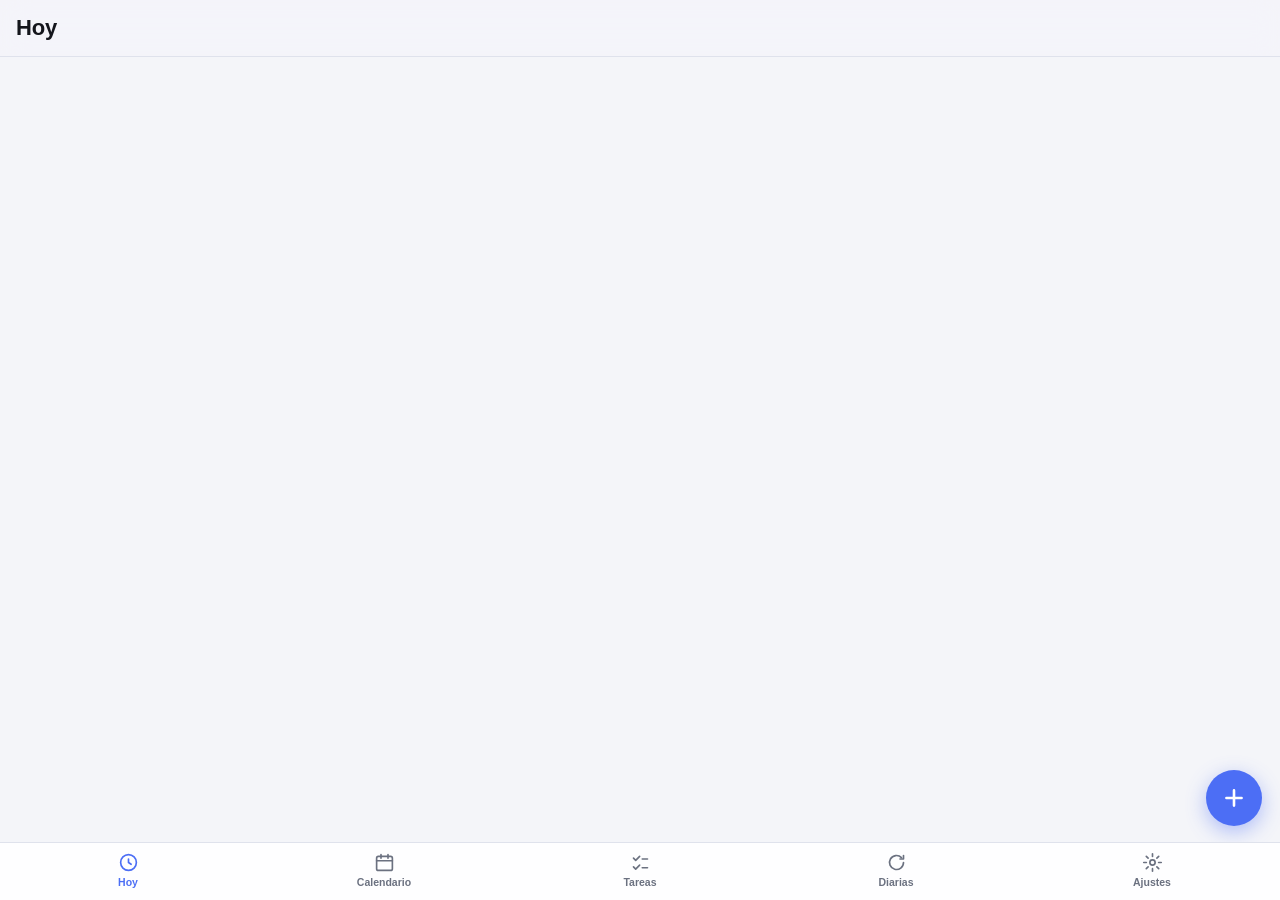
<file: index.html>
<!doctype html>
<html lang="es">
<head>
<meta charset="utf-8" />
<title>Organizador</title>
<meta http-equiv="refresh" content="0; url=./web/" />
<link rel="canonical" href="./web/" />
</head>
<body>
<p>Abriendo el <a href="./web/">Organizador</a>…</p>
</body>
</html>
</file>
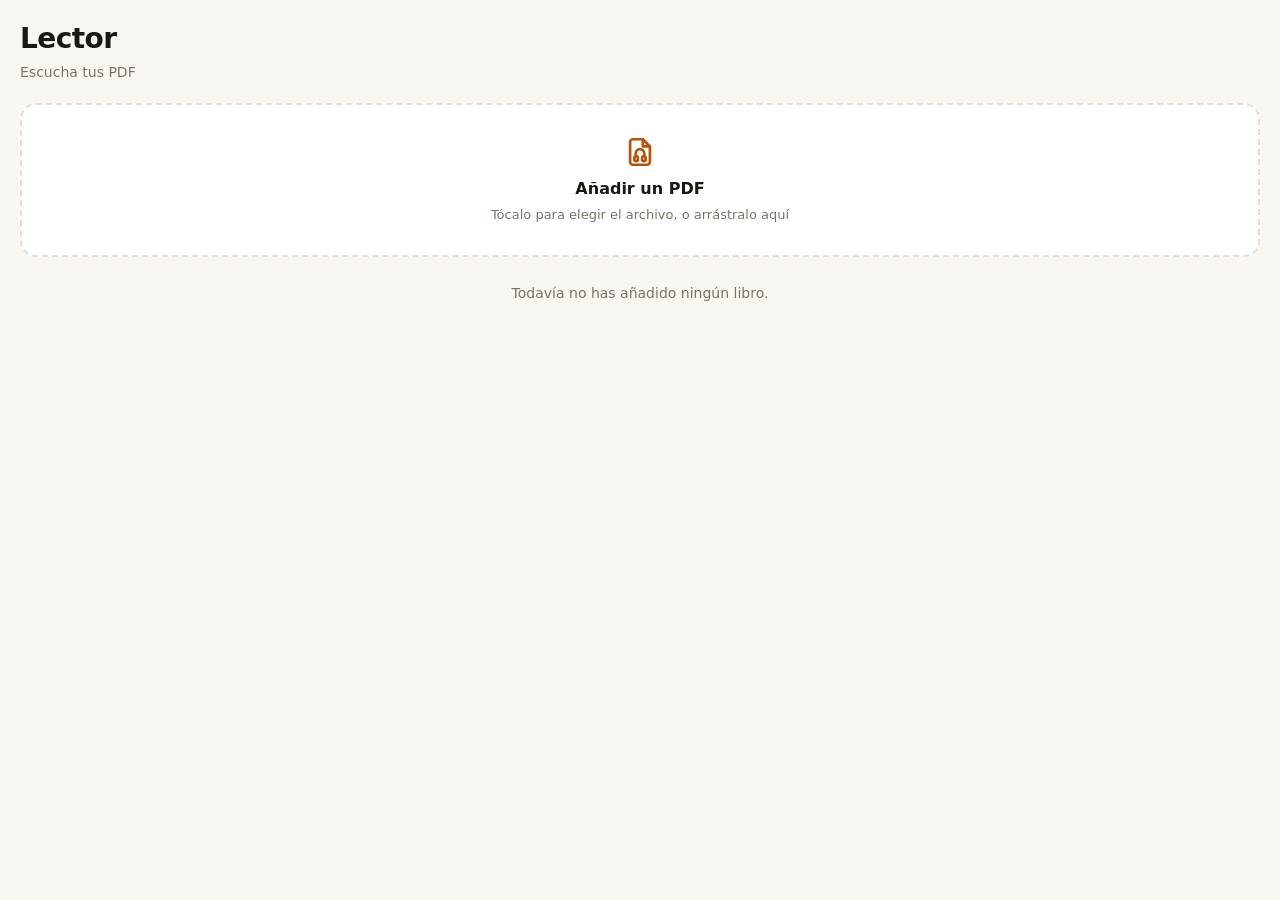
<file: lector/index.html>
<!doctype html>
<html lang="es">
<head>
  <meta charset="utf-8" />
  <meta name="viewport" content="width=device-width, initial-scale=1, viewport-fit=cover" />
  <title>Lector</title>
  <meta name="description" content="Escucha tus PDF como si fueran audiolibros. Sin cuentas y sin subir nada." />
  <meta name="theme-color" content="#100e0b" media="(prefers-color-scheme: dark)" />
  <meta name="theme-color" content="#faf7f2" media="(prefers-color-scheme: light)" />
  <meta name="apple-mobile-web-app-capable" content="yes" />
  <meta name="apple-mobile-web-app-status-bar-style" content="black-translucent" />
  <meta name="apple-mobile-web-app-title" content="Lector" />
  <link rel="manifest" href="./manifest.webmanifest" />
  <link rel="apple-touch-icon" href="./icons/icon-180.png" />
  <link rel="icon" href="./icons/icon-192.png" />
  <link rel="stylesheet" href="./styles.css" />
</head>
<body>

<!-- ---------- Biblioteca ---------- -->
<section id="library" class="screen">
  <header class="topbar">
    <h1>Lector</h1>
    <p class="tagline">Escucha tus PDF</p>
  </header>

  <main class="content">
    <label id="drop" class="drop" for="file">
      <svg viewBox="0 0 24 24" aria-hidden="true" class="drop-icon">
        <path d="M14 3v5h5" /><path d="M14 3H7a2 2 0 0 0-2 2v14a2 2 0 0 0 2 2h10a2 2 0 0 0 2-2V8z" />
        <path d="M9 15v-2a3 3 0 0 1 6 0v2" /><rect x="8" y="15" width="2.5" height="3.5" rx="1.2" />
        <rect x="13.5" y="15" width="2.5" height="3.5" rx="1.2" />
      </svg>
      <span class="drop-title">Añadir un PDF</span>
      <span class="drop-hint">Tócalo para elegir el archivo, o arrástralo aquí</span>
      <input id="file" type="file" accept="application/pdf,.pdf" multiple hidden />
    </label>

    <div id="progress" class="progress-card" hidden>
      <p id="progress-label">Leyendo el PDF…</p>
      <div class="bar"><div id="progress-bar" class="bar-fill"></div></div>
    </div>

    <ul id="book-list" class="book-list"></ul>

    <p id="empty" class="empty">Todavía no has añadido ningún libro.</p>

    <p class="note" id="support-note" hidden>
      Este navegador no sabe leer en voz alta. Prueba con Safari o Chrome.
    </p>
  </main>
</section>

<!-- ---------- Reproductor ---------- -->
<section id="player" class="screen" hidden>
  <header class="topbar player-top">
    <button id="back" class="icon-btn" type="button" aria-label="Volver a la biblioteca">
      <svg viewBox="0 0 24 24" aria-hidden="true"><path d="M15 18l-6-6 6-6" /></svg>
    </button>
    <h2 id="book-title">Libro</h2>
    <button id="settings-btn" class="icon-btn" type="button" aria-label="Ajustes de voz">
      <svg viewBox="0 0 24 24" aria-hidden="true"><path d="M4 8h10M18 8h2M4 16h4M12 16h8" /><circle cx="16" cy="8" r="2" /><circle cx="10" cy="16" r="2" /></svg>
    </button>
  </header>

  <main id="page-text" class="content reading" aria-live="off"></main>

  <div class="controls">
    <div class="meta">
      <span id="page-label">Página 1</span>
      <span id="left-label"></span>
    </div>
    <input id="scrub" class="scrub" type="range" min="0" max="0" value="0" step="1" aria-label="Posición en el libro" />
    <div class="buttons">
      <button id="prev-page" class="icon-btn" type="button" aria-label="Página anterior">
        <svg viewBox="0 0 24 24" aria-hidden="true"><path d="M18 6l-8 6 8 6M6 6v12" /></svg>
      </button>
      <button id="prev" class="icon-btn" type="button" aria-label="Frase anterior">
        <svg viewBox="0 0 24 24" aria-hidden="true"><path d="M14 6l-6 6 6 6" /></svg>
      </button>
      <button id="play" class="play-btn" type="button" aria-label="Reproducir">
        <svg class="ico-play" viewBox="0 0 24 24" aria-hidden="true"><path d="M8 5l11 7-11 7z" /></svg>
        <svg class="ico-pause" viewBox="0 0 24 24" aria-hidden="true"><path d="M8 5v14M16 5v14" /></svg>
      </button>
      <button id="next" class="icon-btn" type="button" aria-label="Frase siguiente">
        <svg viewBox="0 0 24 24" aria-hidden="true"><path d="M10 6l6 6-6 6" /></svg>
      </button>
      <button id="next-page" class="icon-btn" type="button" aria-label="Página siguiente">
        <svg viewBox="0 0 24 24" aria-hidden="true"><path d="M6 6l8 6-8 6M18 6v12" /></svg>
      </button>
    </div>
  </div>
</section>

<!-- ---------- Ajustes de voz ---------- -->
<div id="sheet" class="sheet" hidden>
  <div class="sheet-panel" role="dialog" aria-modal="true" aria-label="Ajustes de voz">
    <div class="sheet-grab"></div>

    <label class="field">
      <span>Voz</span>
      <select id="voice"></select>
    </label>

    <label class="field">
      <span>Velocidad · <b id="rate-label">1,0×</b></span>
      <input id="rate" type="range" min="0.5" max="2.5" step="0.1" value="1" />
    </label>

    <label class="field">
      <span>Ir a la página</span>
      <input id="goto" type="number" min="1" step="1" inputmode="numeric" />
    </label>

    <p class="note">
      La voz la pone el móvil, no esta app. Si en iPhone suena robótica, en
      <i>Ajustes ▸ Accesibilidad ▸ Contenido hablado ▸ Voces</i> puedes descargar
      una mejor. Con la pantalla apagada la lectura se para: es un límite de Safari.
    </p>

    <button id="sheet-close" class="wide-btn" type="button">Listo</button>
  </div>
</div>

<script type="module" src="./js/app.js"></script>
</body>
</html>
</file>
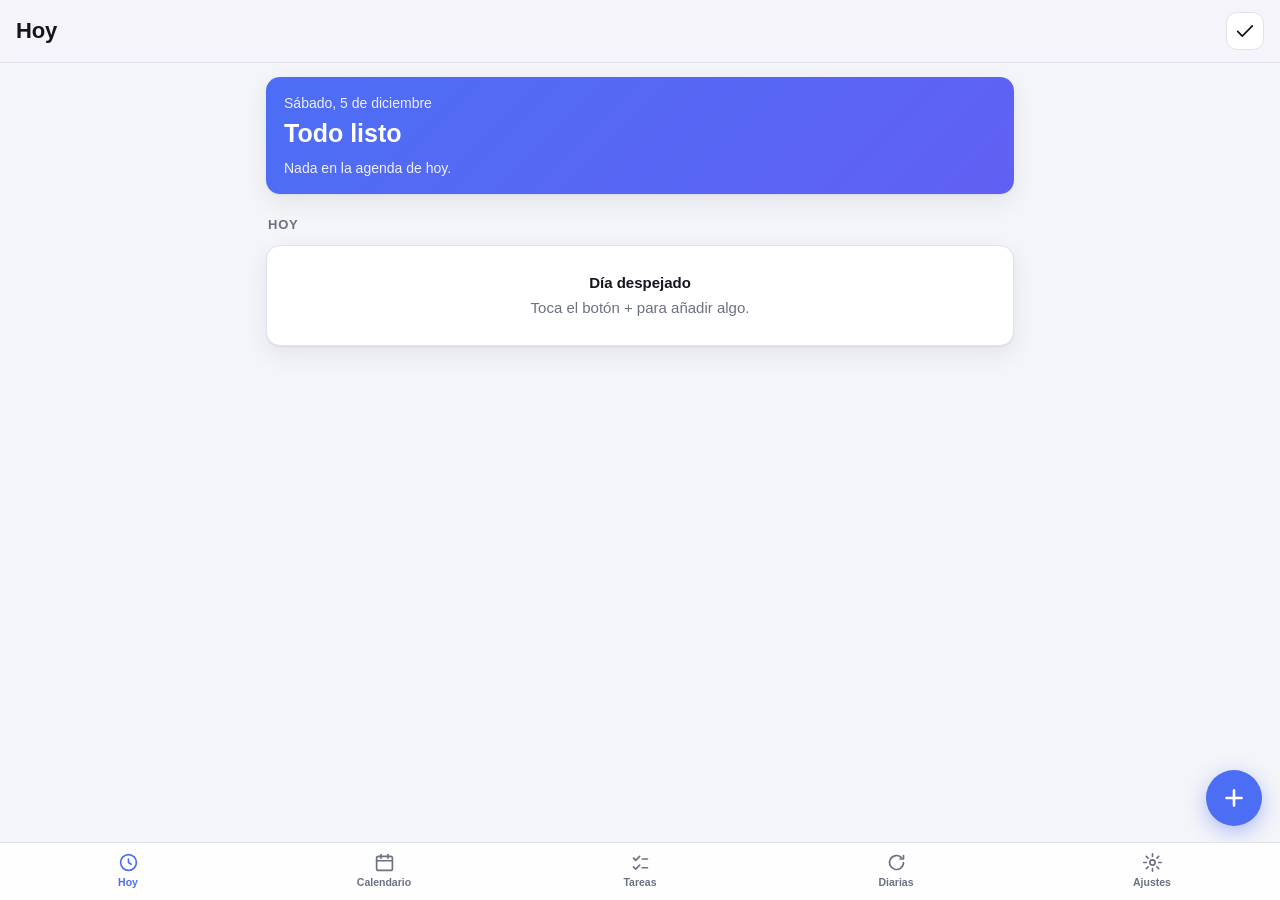
<file: web/index.html>
<!doctype html>
<html lang="es">
<head>
  <meta charset="utf-8" />
  <meta name="viewport" content="width=device-width, initial-scale=1, viewport-fit=cover, maximum-scale=1" />
  <title>Organizador</title>
  <meta name="description" content="Calendario, tareas diarias y tareas puntuales, con alarmas." />
  <meta name="theme-color" content="#0b0d13" media="(prefers-color-scheme: dark)" />
  <meta name="theme-color" content="#f6f7fb" media="(prefers-color-scheme: light)" />
  <meta name="apple-mobile-web-app-capable" content="yes" />
  <meta name="apple-mobile-web-app-status-bar-style" content="black-translucent" />
  <meta name="apple-mobile-web-app-title" content="Organizador" />
  <link rel="manifest" href="./manifest.webmanifest" />
  <link rel="apple-touch-icon" href="./icons/icon-180.png" />
  <link rel="icon" href="./icons/icon-192.png" />
  <link rel="stylesheet" href="./styles.css" />
</head>
<body>
  <header class="topbar">
    <div class="topbar-inner">
      <h1 id="view-title">Hoy</h1>
      <div class="topbar-actions" id="topbar-actions"></div>
    </div>
  </header>

  <main id="view" class="view" aria-live="polite"></main>

  <button id="fab" class="fab" type="button" aria-label="Añadir">
    <svg viewBox="0 0 24 24" aria-hidden="true"><path d="M12 5v14M5 12h14" /></svg>
  </button>

  <nav class="tabbar" id="tabbar" role="tablist">
    <button class="tab" data-tab="hoy" role="tab" aria-selected="true">
      <svg viewBox="0 0 24 24" aria-hidden="true"><path d="M12 8v4l3 2"/><circle cx="12" cy="12" r="9"/></svg>
      <span>Hoy</span>
    </button>
    <button class="tab" data-tab="calendario" role="tab" aria-selected="false">
      <svg viewBox="0 0 24 24" aria-hidden="true"><rect x="3" y="5" width="18" height="16" rx="2"/><path d="M3 10h18M8 3v4M16 3v4"/></svg>
      <span>Calendario</span>
    </button>
    <button class="tab" data-tab="tareas" role="tab" aria-selected="false">
      <svg viewBox="0 0 24 24" aria-hidden="true"><path d="M4 7l2.5 2.5L11 5"/><path d="M4 17l2.5 2.5L11 15"/><path d="M14 8h6M14 18h6"/></svg>
      <span>Tareas</span>
    </button>
    <button class="tab" data-tab="rutinas" role="tab" aria-selected="false">
      <svg viewBox="0 0 24 24" aria-hidden="true"><path d="M20 12a8 8 0 1 1-2.34-5.66"/><path d="M20 4v4h-4"/></svg>
      <span>Diarias</span>
    </button>
    <button class="tab" data-tab="ajustes" role="tab" aria-selected="false">
      <svg viewBox="0 0 24 24" aria-hidden="true"><circle cx="12" cy="12" r="3"/><path d="M12 2v3M12 19v3M2 12h3M19 12h3M4.9 4.9l2.1 2.1M17 17l2.1 2.1M19.1 4.9L17 7M7 17l-2.1 2.1"/></svg>
      <span>Ajustes</span>
    </button>
  </nav>

  <div id="sheet-root"></div>
  <div id="alarm-root"></div>
  <div id="toast-root" class="toast-root" aria-live="assertive"></div>

  <script type="module" src="./js/app.js"></script>
</body>
</html>
</file>
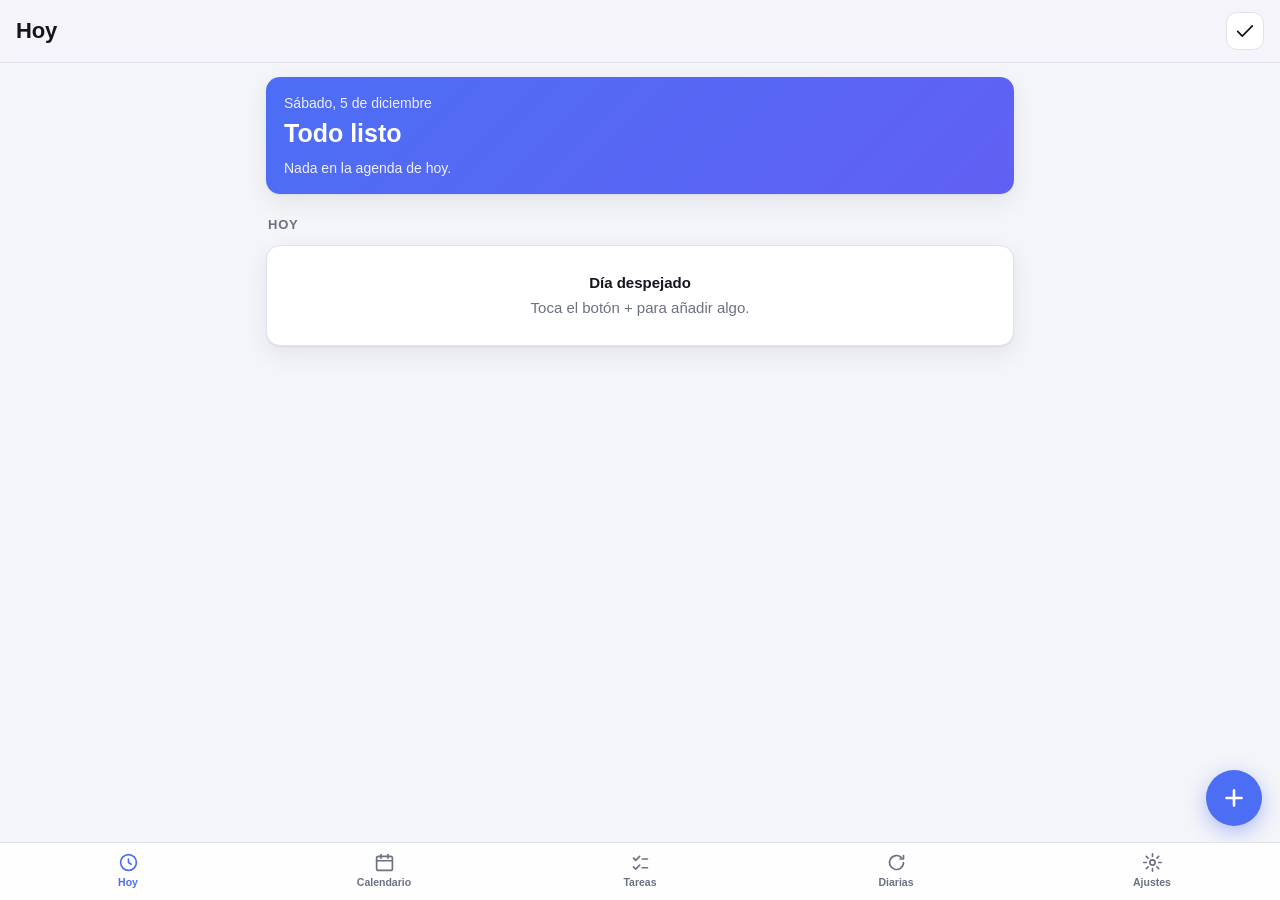
<file: web/organizador.html>
<!doctype html>
<html lang="es">
<head>
<meta charset="utf-8" />
<meta name="viewport" content="width=device-width, initial-scale=1, viewport-fit=cover, maximum-scale=1" />
<title>Organizador</title>
<meta name="theme-color" content="#0b0d13" media="(prefers-color-scheme: dark)" />
<meta name="theme-color" content="#f6f7fb" media="(prefers-color-scheme: light)" />
<meta name="apple-mobile-web-app-capable" content="yes" />
<meta name="apple-mobile-web-app-status-bar-style" content="black-translucent" />
<meta name="apple-mobile-web-app-title" content="Organizador" />
<link rel="apple-touch-icon" href="[data-uri]" />
<link rel="icon" href="[data-uri]" />
<style>
/* ---------- Base ---------- */

:root {
  --bg: #f4f5f9;
  --surface: #ffffff;
  --surface-2: #eceef5;
  --text: #14161c;
  --muted: #6b7180;
  --line: #dfe2ec;
  --accent: #4c6ef5;
  --accent-soft: #e6ebff;
  --danger: #e03131;
  --ok: #2f9e44;
  --warn: #e8590c;
  --radius: 14px;
  --shadow: 0 1px 2px rgba(16, 20, 40, .06), 0 8px 24px rgba(16, 20, 40, .07);
  --tabbar-h: 58px;
  --safe-b: env(safe-area-inset-bottom, 0px);
  --safe-t: env(safe-area-inset-top, 0px);

  --c-blue: #4c6ef5;
  --c-violet: #7950f2;
  --c-green: #2f9e44;
  --c-orange: #f76707;
  --c-pink: #e64980;
  --c-teal: #0ca678;
  --c-gray: #868e96;
}

@media (prefers-color-scheme: dark) {
  :root {
    --bg: #0b0d13;
    --surface: #151824;
    --surface-2: #1e2231;
    --text: #e9ecf5;
    --muted: #8d93a6;
    --line: #262b3b;
    --accent: #748ffc;
    --accent-soft: #1e2440;
    --danger: #ff6b6b;
    --ok: #51cf66;
    --warn: #ff922b;
    --shadow: 0 1px 2px rgba(0, 0, 0, .4), 0 8px 24px rgba(0, 0, 0, .35);

    --c-blue: #748ffc;
    --c-violet: #9775fa;
    --c-green: #51cf66;
    --c-orange: #ff922b;
    --c-pink: #f783ac;
    --c-teal: #38d9a9;
    --c-gray: #909296;
  }
}

/* El visor de artifacts marca el tema en la raíz; debe ganar a la preferencia
   del sistema en los dos sentidos, así que ambos temas se declaran explícitos. */
:root[data-theme="dark"] {
  --bg: #0b0d13;
  --surface: #151824;
  --surface-2: #1e2231;
  --text: #e9ecf5;
  --muted: #8d93a6;
  --line: #262b3b;
  --accent: #748ffc;
  --accent-soft: #1e2440;
  --danger: #ff6b6b;
  --ok: #51cf66;
  --warn: #ff922b;
  --shadow: 0 1px 2px rgba(0, 0, 0, .4), 0 8px 24px rgba(0, 0, 0, .35);

  --c-blue: #748ffc;
  --c-violet: #9775fa;
  --c-green: #51cf66;
  --c-orange: #ff922b;
  --c-pink: #f783ac;
  --c-teal: #38d9a9;
  --c-gray: #909296;
}

:root[data-theme="light"] {
  --bg: #f4f5f9;
  --surface: #ffffff;
  --surface-2: #eceef5;
  --text: #14161c;
  --muted: #6b7180;
  --line: #dfe2ec;
  --accent: #4c6ef5;
  --accent-soft: #e6ebff;
  --danger: #e03131;
  --ok: #2f9e44;
  --warn: #e8590c;
  --shadow: 0 1px 2px rgba(16, 20, 40, .06), 0 8px 24px rgba(16, 20, 40, .07);
  --c-blue: #4c6ef5;
  --c-violet: #7950f2;
  --c-green: #2f9e44;
  --c-orange: #f76707;
  --c-pink: #e64980;
  --c-teal: #0ca678;
  --c-gray: #868e96;
}

* { box-sizing: border-box; }

html, body {
  margin: 0;
  padding: 0;
  background: var(--bg);
  color: var(--text);
  font: 16px/1.45 -apple-system, BlinkMacSystemFont, "Segoe UI", Inter, Roboto, sans-serif;
  -webkit-font-smoothing: antialiased;
  -webkit-tap-highlight-color: transparent;
  overscroll-behavior-y: none;
}

body {
  padding-bottom: calc(var(--tabbar-h) + var(--safe-b));
  min-height: 100vh;
}

svg { width: 22px; height: 22px; fill: none; stroke: currentColor; stroke-width: 1.9; stroke-linecap: round; stroke-linejoin: round; }

button { font: inherit; color: inherit; cursor: pointer; }

h1, h2, h3 { margin: 0; font-weight: 650; letter-spacing: -.01em; }

/* ---------- Barra superior ---------- */

.topbar {
  position: sticky;
  top: 0;
  z-index: 30;
  padding-top: var(--safe-t);
  background: color-mix(in srgb, var(--bg) 82%, transparent);
  backdrop-filter: saturate(180%) blur(14px);
  -webkit-backdrop-filter: saturate(180%) blur(14px);
  border-bottom: 1px solid var(--line);
}

.topbar-inner {
  display: flex;
  align-items: center;
  justify-content: space-between;
  gap: 10px;
  padding: 12px 16px;
  min-height: 52px;
}

.topbar h1 { font-size: 22px; }

.topbar-actions { display: flex; gap: 6px; align-items: center; }

.icon-btn {
  display: grid;
  place-items: center;
  width: 38px;
  height: 38px;
  border: 1px solid var(--line);
  border-radius: 11px;
  background: var(--surface);
}

.icon-btn:active { transform: scale(.94); }

/* ---------- Contenido ---------- */

.view { padding: 14px 16px 108px; max-width: 780px; margin: 0 auto; }

.section-title {
  display: flex;
  align-items: center;
  justify-content: space-between;
  margin: 22px 2px 10px;
  font-size: 13px;
  font-weight: 700;
  letter-spacing: .06em;
  text-transform: uppercase;
  color: var(--muted);
}

.section-title:first-child { margin-top: 4px; }

.card {
  background: var(--surface);
  border: 1px solid var(--line);
  border-radius: var(--radius);
  box-shadow: var(--shadow);
  overflow: hidden;
}

.empty {
  padding: 26px 18px;
  text-align: center;
  color: var(--muted);
  font-size: 15px;
}

.empty strong { display: block; color: var(--text); margin-bottom: 4px; font-weight: 600; }

/* ---------- Filas de elementos ---------- */

.row {
  display: flex;
  gap: 12px;
  align-items: flex-start;
  padding: 12px 14px;
  border-bottom: 1px solid var(--line);
  position: relative;
}

.row:last-child { border-bottom: none; }

.row-bar {
  position: absolute;
  left: 0; top: 0; bottom: 0;
  width: 3px;
  background: var(--dot, var(--c-blue));
}

.check {
  flex: none;
  width: 24px;
  height: 24px;
  margin-top: 1px;
  border-radius: 50%;
  border: 2px solid var(--line);
  background: transparent;
  display: grid;
  place-items: center;
  padding: 0;
}

.check svg { width: 14px; height: 14px; stroke-width: 3; opacity: 0; }
.check.done { background: var(--ok); border-color: var(--ok); color: #fff; }
.check.done svg { opacity: 1; }
.check:active { transform: scale(.9); }

.row-main { flex: 1; min-width: 0; }

.row-title {
  font-size: 15.5px;
  font-weight: 550;
  overflow-wrap: anywhere;
}

.row.done .row-title { text-decoration: line-through; color: var(--muted); }

.row-meta {
  display: flex;
  flex-wrap: wrap;
  gap: 4px 10px;
  margin-top: 3px;
  font-size: 13px;
  color: var(--muted);
}

.row-meta .overdue { color: var(--danger); font-weight: 600; }

.row-time {
  flex: none;
  font-variant-numeric: tabular-nums;
  font-size: 14px;
  font-weight: 600;
  color: var(--muted);
  padding-top: 1px;
  min-width: 46px;
  text-align: right;
}

.chip {
  display: inline-flex;
  align-items: center;
  gap: 4px;
  padding: 1px 8px;
  border-radius: 999px;
  background: var(--surface-2);
  font-size: 12px;
  font-weight: 600;
  color: var(--muted);
}

.chip.alarm { color: var(--warn); background: color-mix(in srgb, var(--warn) 14%, transparent); }

.row-edit {
  flex: none;
  background: none;
  border: none;
  padding: 4px;
  color: var(--muted);
  opacity: .55;
}

/* ---------- Cabecera "Hoy" ---------- */

.hero {
  padding: 16px 18px;
  border-radius: var(--radius);
  background: linear-gradient(135deg, var(--accent), color-mix(in srgb, var(--accent) 55%, var(--c-violet)));
  color: #fff;
  box-shadow: var(--shadow);
}

.hero .date { font-size: 14px; opacity: .88; }
.hero .date::first-letter { text-transform: uppercase; }
.hero .headline { font-size: 25px; font-weight: 700; margin-top: 2px; }
.hero .sub { font-size: 14px; opacity: .9; margin-top: 6px; }

.next-up {
  margin-top: 12px;
  padding-top: 12px;
  border-top: 1px solid rgba(255, 255, 255, .28);
  display: flex;
  justify-content: space-between;
  gap: 12px;
  align-items: center;
  font-size: 14px;
}

.next-up b { font-weight: 650; }

/* ---------- Calendario ---------- */

.cal-head {
  display: flex;
  align-items: center;
  justify-content: space-between;
  margin-bottom: 10px;
}

.cal-head .month { font-size: 18px; font-weight: 650; }
.cal-head .month::first-letter { text-transform: uppercase; }

.cal-nav { display: flex; gap: 6px; }

.weekdays {
  display: grid;
  grid-template-columns: repeat(7, 1fr);
  gap: 2px;
  margin-bottom: 4px;
}

.weekdays span {
  text-align: center;
  font-size: 11px;
  font-weight: 700;
  color: var(--muted);
  letter-spacing: .05em;
}

.grid {
  display: grid;
  grid-template-columns: repeat(7, 1fr);
  gap: 2px;
}

.day {
  position: relative;
  aspect-ratio: 1 / 1.06;
  border: none;
  border-radius: 10px;
  background: var(--surface);
  display: flex;
  flex-direction: column;
  align-items: center;
  justify-content: flex-start;
  padding: 5px 2px 4px;
  gap: 3px;
  font-size: 14px;
  color: var(--text);
}

.day.out { color: var(--muted); opacity: .45; }
.day.today { outline: 2px solid var(--accent); outline-offset: -2px; font-weight: 700; }
.day.selected { background: var(--accent); color: #fff; }
/* Sobre el fondo azul del día elegido, los colores propios no se distinguen. */
.day.selected .dot { background: #fff; }

.dots { display: flex; gap: 2.5px; flex-wrap: wrap; justify-content: center; max-width: 100%; }

.dot { width: 5px; height: 5px; border-radius: 50%; background: var(--dot, var(--c-blue)); }

.day .count { font-size: 10px; color: inherit; opacity: .7; }

/* ---------- Formulario / hoja ---------- */

.sheet-backdrop {
  position: fixed;
  inset: 0;
  z-index: 60;
  background: rgba(6, 8, 16, .55);
  backdrop-filter: blur(3px);
  display: flex;
  align-items: flex-end;
  justify-content: center;
  animation: fade .18s ease;
}

@keyframes fade { from { opacity: 0; } }
@keyframes slide-up { from { transform: translateY(22px); opacity: .4; } }

.sheet {
  width: 100%;
  max-width: 560px;
  max-height: 92vh;
  overflow-y: auto;
  -webkit-overflow-scrolling: touch;
  background: var(--bg);
  border-radius: 18px 18px 0 0;
  padding: 0 16px calc(20px + var(--safe-b));
  animation: slide-up .22s cubic-bezier(.2, .8, .3, 1);
}

@media (min-width: 620px) {
  .sheet-backdrop { align-items: center; }
  .sheet { border-radius: 18px; max-height: 88vh; }
}

.sheet-head {
  position: sticky;
  top: 0;
  z-index: 2;
  display: flex;
  align-items: center;
  justify-content: space-between;
  gap: 8px;
  padding: 14px 0 12px;
  background: var(--bg);
  border-bottom: 1px solid var(--line);
  margin-bottom: 14px;
}

.sheet-head h2 { font-size: 17px; }

.link-btn { background: none; border: none; color: var(--accent); font-weight: 600; padding: 6px 2px; }
.link-btn.danger { color: var(--danger); }

.field { margin-bottom: 14px; }

.field > label {
  display: block;
  font-size: 12.5px;
  font-weight: 650;
  color: var(--muted);
  margin-bottom: 6px;
  letter-spacing: .02em;
}

input[type="text"], input[type="date"], input[type="time"], input[type="number"], textarea, select {
  width: 100%;
  padding: 11px 12px;
  font: inherit;
  color: var(--text);
  background: var(--surface);
  border: 1px solid var(--line);
  border-radius: 11px;
  appearance: none;
}

textarea { min-height: 76px; resize: vertical; }

input:focus, textarea:focus, select:focus { outline: 2px solid var(--accent); outline-offset: -1px; }

.row-2 { display: grid; grid-template-columns: 1fr 1fr; gap: 10px; }

.segmented {
  display: grid;
  grid-auto-flow: column;
  gap: 3px;
  padding: 3px;
  background: var(--surface-2);
  border-radius: 12px;
}

.segmented button {
  border: none;
  background: transparent;
  padding: 9px 6px;
  border-radius: 9px;
  font-size: 14px;
  font-weight: 600;
  color: var(--muted);
}

.segmented button[aria-pressed="true"] { background: var(--surface); color: var(--text); box-shadow: var(--shadow); }

.pills { display: flex; flex-wrap: wrap; gap: 6px; }

.pill {
  border: 1px solid var(--line);
  background: var(--surface);
  border-radius: 999px;
  padding: 7px 12px;
  font-size: 13.5px;
  font-weight: 600;
  color: var(--muted);
}

.pill[aria-pressed="true"] { background: var(--accent); border-color: var(--accent); color: #fff; }

.pill.day-pill { width: 40px; padding: 8px 0; text-align: center; }

.swatches { display: flex; gap: 8px; flex-wrap: wrap; }

.swatch {
  width: 30px;
  height: 30px;
  border-radius: 50%;
  border: 2px solid transparent;
  background: var(--dot);
  padding: 0;
}

.swatch[aria-pressed="true"] { border-color: var(--text); box-shadow: 0 0 0 2px var(--bg) inset; }

.toggle-row {
  display: flex;
  align-items: center;
  justify-content: space-between;
  gap: 12px;
  padding: 12px 14px;
  border-bottom: 1px solid var(--line);
}

.toggle-row:last-child { border-bottom: none; }
.toggle-row .label { font-size: 15px; }
.toggle-row .hint { font-size: 12.5px; color: var(--muted); margin-top: 2px; }

.switch { position: relative; width: 48px; height: 29px; flex: none; }
.switch input { position: absolute; opacity: 0; width: 100%; height: 100%; margin: 0; z-index: 1; }
.switch span {
  position: absolute;
  inset: 0;
  background: var(--surface-2);
  border-radius: 999px;
  transition: background .18s;
}
.switch span::after {
  content: '';
  position: absolute;
  top: 3px; left: 3px;
  width: 23px; height: 23px;
  border-radius: 50%;
  background: #fff;
  box-shadow: 0 1px 3px rgba(0,0,0,.3);
  transition: transform .18s;
}
.switch input:checked + span { background: var(--ok); }
.switch input:checked + span::after { transform: translateX(19px); }

.btn {
  display: block;
  width: 100%;
  padding: 13px;
  border: none;
  border-radius: 12px;
  background: var(--accent);
  color: #fff;
  font-weight: 650;
  font-size: 16px;
}

.btn:active { transform: scale(.985); }
.btn.secondary { background: var(--surface); color: var(--text); border: 1px solid var(--line); }
.btn.danger { background: var(--danger); }
.btn + .btn { margin-top: 8px; }

.hint-text { font-size: 13px; color: var(--muted); margin: 8px 2px 0; }
.hint-text code { background: var(--surface-2); padding: 1px 5px; border-radius: 5px; font-size: 12px; }

/* ---------- FAB ---------- */

.fab {
  position: fixed;
  right: 18px;
  bottom: calc(var(--tabbar-h) + var(--safe-b) + 16px);
  z-index: 40;
  width: 56px;
  height: 56px;
  border-radius: 50%;
  border: none;
  background: var(--accent);
  color: #fff;
  display: grid;
  place-items: center;
  box-shadow: 0 6px 20px rgba(76, 110, 245, .42);
}

.fab svg { width: 26px; height: 26px; stroke-width: 2.4; }
.fab:active { transform: scale(.93); }

/* ---------- Tabbar ---------- */

.tabbar {
  position: fixed;
  left: 0; right: 0; bottom: 0;
  z-index: 50;
  display: grid;
  grid-template-columns: repeat(5, 1fr);
  height: calc(var(--tabbar-h) + var(--safe-b));
  padding-bottom: var(--safe-b);
  background: color-mix(in srgb, var(--surface) 88%, transparent);
  backdrop-filter: saturate(180%) blur(16px);
  -webkit-backdrop-filter: saturate(180%) blur(16px);
  border-top: 1px solid var(--line);
}

.tab {
  border: none;
  background: none;
  display: flex;
  flex-direction: column;
  align-items: center;
  justify-content: center;
  gap: 2px;
  color: var(--muted);
  font-size: 10.5px;
  font-weight: 600;
  padding: 0;
}

.tab svg { width: 21px; height: 21px; }
.tab[aria-selected="true"] { color: var(--accent); }

/* ---------- Alarma ---------- */

.alarm-backdrop {
  position: fixed;
  inset: 0;
  z-index: 90;
  background: rgba(4, 6, 12, .82);
  backdrop-filter: blur(6px);
  display: grid;
  place-items: center;
  padding: 24px;
  animation: fade .2s ease;
}

.alarm-card {
  width: 100%;
  max-width: 380px;
  background: var(--surface);
  border-radius: 20px;
  padding: 26px 22px 20px;
  text-align: center;
  box-shadow: 0 20px 60px rgba(0, 0, 0, .5);
  animation: pop .28s cubic-bezier(.2, .9, .3, 1.1);
}

@keyframes pop { from { transform: scale(.88); opacity: 0; } }

.alarm-bell {
  width: 62px; height: 62px;
  margin: 0 auto 14px;
  border-radius: 50%;
  display: grid;
  place-items: center;
  background: color-mix(in srgb, var(--warn) 18%, transparent);
  color: var(--warn);
  animation: shake 1.1s ease-in-out infinite;
}

.alarm-bell svg { width: 30px; height: 30px; }

@keyframes shake {
  0%, 100% { transform: rotate(0); }
  15% { transform: rotate(-12deg); }
  30% { transform: rotate(10deg); }
  45% { transform: rotate(-7deg); }
  60% { transform: rotate(5deg); }
  75% { transform: rotate(-2deg); }
}

.alarm-when { font-size: 13px; font-weight: 700; letter-spacing: .06em; text-transform: uppercase; color: var(--warn); }
.alarm-title { font-size: 21px; font-weight: 700; margin: 6px 0 4px; overflow-wrap: anywhere; }
.alarm-sub { font-size: 14px; color: var(--muted); margin-bottom: 18px; }
.alarm-more { font-size: 13px; color: var(--muted); margin-top: 10px; }

/* ---------- Toast ---------- */

.toast-root {
  position: fixed;
  left: 50%;
  bottom: calc(var(--tabbar-h) + var(--safe-b) + 78px);
  transform: translateX(-50%);
  z-index: 80;
  display: flex;
  flex-direction: column;
  gap: 8px;
  pointer-events: none;
  width: min(92vw, 420px);
}

.toast {
  background: #1e2231;
  color: #fff;
  padding: 11px 15px;
  border-radius: 11px;
  font-size: 14px;
  box-shadow: var(--shadow);
  animation: fade .18s ease;
}

.toast.error { background: var(--danger); }

@media (prefers-reduced-motion: reduce) {
  * { animation-duration: .01ms !important; transition-duration: .01ms !important; }
}

/* ---------- Seguimiento de tareas diarias ---------- */

.tracker {
  display: block;
  width: 100%;
  text-align: left;
  border: none;
  border-bottom: 1px solid var(--line);
  background: transparent;
  color: inherit;
  padding: 13px 14px;
}

.tracker:last-child { border-bottom: none; }
.tracker:active { background: var(--surface-2); }

.tracker-head { display: flex; align-items: center; gap: 8px; }

.tracker-head .dot { width: 8px; height: 8px; flex: none; }

.tracker-title {
  flex: 1;
  font-size: 15px;
  font-weight: 550;
  overflow: hidden;
  text-overflow: ellipsis;
  white-space: nowrap;
}

.tracker-rate {
  font-size: 14px;
  font-weight: 700;
  font-variant-numeric: tabular-nums;
  color: var(--muted);
}

.tracker-stats {
  display: flex;
  flex-wrap: wrap;
  gap: 12px;
  margin: 5px 0 8px 16px;
  font-size: 12.5px;
  color: var(--muted);
}

.tracker-stat b { color: var(--text); font-variant-numeric: tabular-nums; }

/* Tira de días y cuadrícula del detalle comparten el mismo cuadradito. */

.heat-strip { display: flex; gap: 3px; }

.heat-labels {
  margin-top: 3px;
  font-size: 9px;
  color: var(--muted);
}

.heat-labels span { flex: 1; text-align: center; }

.heat-cell {
  flex: 1;
  height: 22px;
  border-radius: 4px;
  background: var(--surface-2);
}

.heat-cell.big { width: 15px; height: 15px; flex: none; }

.heat-done { background: var(--ok); }
.heat-missed { background: color-mix(in srgb, var(--danger) 38%, transparent); }
.heat-today { background: color-mix(in srgb, var(--accent) 40%, transparent); }
.heat-future { background: transparent; border: 1px dashed var(--line); }

.heat-grid { display: flex; gap: 3px; padding-bottom: 4px; }

.heat-col { display: flex; flex-direction: column; gap: 3px; }

.heat-daynames {
  font-size: 9px;
  color: var(--muted);
  justify-content: space-between;
  padding-right: 2px;
}

.heat-daynames span { height: 15px; line-height: 15px; }

.legend {
  display: flex;
  gap: 14px;
  margin-top: 10px;
  font-size: 12px;
  color: var(--muted);
}

.legend-item { display: inline-flex; align-items: center; gap: 5px; }
.legend-item .heat-cell { width: 12px; height: 12px; flex: none; }

.stat-grid {
  display: grid;
  grid-template-columns: 1fr 1fr;
}

.stat {
  padding: 14px;
  border-bottom: 1px solid var(--line);
}

.stat:nth-child(odd) { border-right: 1px solid var(--line); }
.stat:nth-last-child(-n+2) { border-bottom: none; }

.stat-value {
  font-size: 26px;
  font-weight: 700;
  font-variant-numeric: tabular-nums;
  line-height: 1.1;
}

.stat-label { font-size: 13px; font-weight: 600; margin-top: 2px; }
.stat-hint { font-size: 12px; color: var(--muted); }

</style>
</head>
<body>
<header class="topbar">
    <div class="topbar-inner">
      <h1 id="view-title">Hoy</h1>
      <div class="topbar-actions" id="topbar-actions"></div>
    </div>
  </header>

  <main id="view" class="view" aria-live="polite"></main>

  <button id="fab" class="fab" type="button" aria-label="Añadir">
    <svg viewBox="0 0 24 24" aria-hidden="true"><path d="M12 5v14M5 12h14" /></svg>
  </button>

  <nav class="tabbar" id="tabbar" role="tablist">
    <button class="tab" data-tab="hoy" role="tab" aria-selected="true">
      <svg viewBox="0 0 24 24" aria-hidden="true"><path d="M12 8v4l3 2"/><circle cx="12" cy="12" r="9"/></svg>
      <span>Hoy</span>
    </button>
    <button class="tab" data-tab="calendario" role="tab" aria-selected="false">
      <svg viewBox="0 0 24 24" aria-hidden="true"><rect x="3" y="5" width="18" height="16" rx="2"/><path d="M3 10h18M8 3v4M16 3v4"/></svg>
      <span>Calendario</span>
    </button>
    <button class="tab" data-tab="tareas" role="tab" aria-selected="false">
      <svg viewBox="0 0 24 24" aria-hidden="true"><path d="M4 7l2.5 2.5L11 5"/><path d="M4 17l2.5 2.5L11 15"/><path d="M14 8h6M14 18h6"/></svg>
      <span>Tareas</span>
    </button>
    <button class="tab" data-tab="rutinas" role="tab" aria-selected="false">
      <svg viewBox="0 0 24 24" aria-hidden="true"><path d="M20 12a8 8 0 1 1-2.34-5.66"/><path d="M20 4v4h-4"/></svg>
      <span>Diarias</span>
    </button>
    <button class="tab" data-tab="ajustes" role="tab" aria-selected="false">
      <svg viewBox="0 0 24 24" aria-hidden="true"><circle cx="12" cy="12" r="3"/><path d="M12 2v3M12 19v3M2 12h3M19 12h3M4.9 4.9l2.1 2.1M17 17l2.1 2.1M19.1 4.9L17 7M7 17l-2.1 2.1"/></svg>
      <span>Ajustes</span>
    </button>
  </nav>

  <div id="sheet-root"></div>
  <div id="alarm-root"></div>
  <div id="toast-root" class="toast-root" aria-live="assertive"></div>
<script>
const __m = {};

__m["js/dates.js"] = (() => {
/* Utilidades de fecha. Todo se trabaja en hora local del dispositivo. */
const DAY_NAMES = ['Domingo', 'Lunes', 'Martes', 'Miércoles', 'Jueves', 'Viernes', 'Sábado'];
const DAY_SHORT = ['D', 'L', 'M', 'X', 'J', 'V', 'S'];
const MONTH_NAMES = [
  'enero', 'febrero', 'marzo', 'abril', 'mayo', 'junio',
  'julio', 'agosto', 'septiembre', 'octubre', 'noviembre', 'diciembre',
];

const pad = (n) => String(n).padStart(2, '0');

/** 'YYYY-MM-DD' de una fecha local. */
function dateKey(d) {
  return `${d.getFullYear()}-${pad(d.getMonth() + 1)}-${pad(d.getDate())}`;
}

/** 'HH:MM' de una fecha local. */
function timeKey(d) {
  return `${pad(d.getHours())}:${pad(d.getMinutes())}`;
}

/** Convierte 'YYYY-MM-DD' (+ opcional 'HH:MM') en un Date local. */
function fromParts(dateStr, timeStr) {
  const [y, m, d] = dateStr.split('-').map(Number);
  const [hh, mm] = (timeStr || '00:00').split(':').map(Number);
  return new Date(y, m - 1, d, hh || 0, mm || 0, 0, 0);
}

/** Acepta 'YYYY-MM-DDTHH:MM' (local, sin zona) o un ISO completo. */
function parseLocal(value) {
  if (!value) return null;
  const m = /^(\d{4})-(\d{2})-(\d{2})(?:[T ](\d{2}):(\d{2}))?/.exec(value);
  if (!m) return new Date(value);
  return new Date(+m[1], +m[2] - 1, +m[3], +(m[4] || 0), +(m[5] || 0), 0, 0);
}

/** Serializa a 'YYYY-MM-DDTHH:MM' (lo que espera <input type="datetime-local">). */
function toLocalInput(d) {
  if (!d) return '';
  return `${dateKey(d)}T${timeKey(d)}`;
}
function startOfDay(d) {
  const x = new Date(d);
  x.setHours(0, 0, 0, 0);
  return x;
}
function endOfDay(d) {
  const x = new Date(d);
  x.setHours(23, 59, 59, 999);
  return x;
}
function addDays(d, n) {
  const x = new Date(d);
  x.setDate(x.getDate() + n);
  return x;
}
function addMonths(d, n) {
  const x = new Date(d);
  x.setDate(1);
  x.setMonth(x.getMonth() + n);
  return x;
}
function sameDay(a, b) {
  return a.getFullYear() === b.getFullYear() && a.getMonth() === b.getMonth() && a.getDate() === b.getDate();
}
function isToday(d) {
  return sameDay(d, new Date());
}

/** Días de diferencia en el calendario (ignora la hora). */
function daysBetween(a, b) {
  return Math.round((startOfDay(b) - startOfDay(a)) / 86400000);
}

/** Lunes (o el día configurado) de la semana que contiene `d`. */
function startOfWeek(d, weekStart = 1) {
  const x = startOfDay(d);
  const diff = (x.getDay() - weekStart + 7) % 7;
  return addDays(x, -diff);
}

/** Rejilla de 6x7 días que cubre el mes de `d`. */
function monthGrid(d, weekStart = 1) {
  const first = new Date(d.getFullYear(), d.getMonth(), 1);
  const start = startOfWeek(first, weekStart);
  return Array.from({ length: 42 }, (_, i) => addDays(start, i));
}
function formatTime(d) {
  return d.toLocaleTimeString('es-ES', { hour: '2-digit', minute: '2-digit' });
}
function formatDateLong(d) {
  return `${DAY_NAMES[d.getDay()]}, ${d.getDate()} de ${MONTH_NAMES[d.getMonth()]}`;
}
function formatDateShort(d) {
  return `${d.getDate()} ${MONTH_NAMES[d.getMonth()].slice(0, 3)}`;
}
function formatMonthYear(d) {
  return `${MONTH_NAMES[d.getMonth()]} ${d.getFullYear()}`;
}

/** "en 15 min", "hace 2 h", "mañana"… */
function relative(target, now = new Date()) {
  const diffMin = Math.round((target - now) / 60000);
  const abs = Math.abs(diffMin);
  if (abs < 1) return 'ahora';
  if (abs < 60) return diffMin > 0 ? `en ${abs} min` : `hace ${abs} min`;
  const days = daysBetween(now, target);
  if (days === 0) {
    const h = Math.round(abs / 60);
    return diffMin > 0 ? `en ${h} h` : `hace ${h} h`;
  }
  if (days === 1) return 'mañana';
  if (days === -1) return 'ayer';
  if (days > 0) return `en ${days} días`;
  return `hace ${Math.abs(days)} días`;
}

  return {
    DAY_NAMES,
    DAY_SHORT,
    MONTH_NAMES,
    dateKey,
    timeKey,
    fromParts,
    parseLocal,
    toLocalInput,
    startOfDay,
    endOfDay,
    addDays,
    addMonths,
    sameDay,
    isToday,
    daysBetween,
    startOfWeek,
    monthGrid,
    formatTime,
    formatDateLong,
    formatDateShort,
    formatMonthYear,
    relative,
  };
})();

__m["js/store.js"] = (() => {
/* Almacenamiento local. Todo vive en este dispositivo: nada sale a ningún servidor. */

const KEY = 'organizador.v1';

const DEFAULT_STATE = {
  version: 1,
  events: [],    // citas con hora de inicio/fin
  tasks: [],     // tareas puntuales (one-time)
  routines: [],  // tareas que se repiten (diarias, semanales, mensuales)
  settings: {
    startOfWeek: 1,        // 1 = lunes
    defaultAlarms: [10],   // minutos antes, por defecto
    sound: true,
    notifications: false,
    calendarName: 'Mi Organizador',
  },
};

const listeners = new Set();
let state = load();

function load() {
  try {
    const raw = localStorage.getItem(KEY);
    if (!raw) return structuredClone(DEFAULT_STATE);
    const parsed = JSON.parse(raw);
    return {
      ...structuredClone(DEFAULT_STATE),
      ...parsed,
      settings: { ...DEFAULT_STATE.settings, ...(parsed.settings || {}) },
    };
  } catch (err) {
    console.error('No se pudo leer el almacenamiento, empiezo de cero:', err);
    return structuredClone(DEFAULT_STATE);
  }
}

function persist() {
  try {
    localStorage.setItem(KEY, JSON.stringify(state));
  } catch (err) {
    console.error('No se pudo guardar:', err);
    alert('No se pudo guardar en este dispositivo. ¿Estás en modo privado o sin espacio?');
  }
}

function emit() {
  persist();
  for (const fn of listeners) fn(state);
}
function subscribe(fn) {
  listeners.add(fn);
  return () => listeners.delete(fn);
}
function getState() {
  return state;
}
function getSettings() {
  return state.settings;
}
function updateSettings(patch) {
  state.settings = { ...state.settings, ...patch };
  emit();
}
function uid() {
  return 'id-' + Date.now().toString(36) + '-' + Math.random().toString(36).slice(2, 8);
}

const COLLECTIONS = { event: 'events', task: 'tasks', routine: 'routines' };

function collectionFor(type) {
  const name = COLLECTIONS[type];
  if (!name) throw new Error('Tipo desconocido: ' + type);
  return name;
}
function save(item) {
  const list = state[collectionFor(item.type)];
  if (!item.id) {
    item.id = uid();
    item.createdAt = new Date().toISOString();
    list.push(item);
  } else {
    const i = list.findIndex((x) => x.id === item.id);
    if (i === -1) list.push(item);
    else list[i] = { ...list[i], ...item, updatedAt: new Date().toISOString() };
  }
  emit();
  return item;
}
function remove(type, id) {
  const name = collectionFor(type);
  state[name] = state[name].filter((x) => x.id !== id);
  emit();
}
function find(type, id) {
  return state[collectionFor(type)].find((x) => x.id === id) || null;
}

/** Marca/desmarca una tarea puntual. */
function toggleTask(id) {
  const task = find('task', id);
  if (!task) return;
  task.done = !task.done;
  task.doneAt = task.done ? new Date().toISOString() : null;
  emit();
}

/** Marca/desmarca una rutina para un día concreto (clave 'YYYY-MM-DD'). */
function toggleRoutine(id, dateKey) {
  const routine = find('routine', id);
  if (!routine) return;
  routine.completions = routine.completions || {};
  if (routine.completions[dateKey]) delete routine.completions[dateKey];
  else routine.completions[dateKey] = new Date().toISOString();
  emit();
}
function isRoutineDone(routine, dateKey) {
  return Boolean(routine.completions && routine.completions[dateKey]);
}

/* ---- Copia de seguridad ---- */
function exportJSON() {
  return JSON.stringify(state, null, 2);
}
function importJSON(text, { merge = false } = {}) {
  const incoming = JSON.parse(text);
  if (!incoming || typeof incoming !== 'object') throw new Error('El archivo no tiene el formato esperado.');
  if (merge) {
    for (const key of ['events', 'tasks', 'routines']) {
      const existing = new Set(state[key].map((x) => x.id));
      for (const item of incoming[key] || []) {
        if (!existing.has(item.id)) state[key].push(item);
      }
    }
  } else {
    state = {
      ...structuredClone(DEFAULT_STATE),
      ...incoming,
      settings: { ...DEFAULT_STATE.settings, ...(incoming.settings || {}) },
    };
  }
  emit();
}
function clearAll() {
  state = structuredClone(DEFAULT_STATE);
  emit();
}

/** Añade varios elementos de golpe (usado por la importación de .ics). */
function addMany(items) {
  for (const item of items) {
    item.id = item.id || uid();
    item.createdAt = item.createdAt || new Date().toISOString();
    state[collectionFor(item.type)].push(item);
  }
  emit();
}

  return {
    subscribe,
    getState,
    getSettings,
    updateSettings,
    uid,
    save,
    remove,
    find,
    toggleTask,
    toggleRoutine,
    isRoutineDone,
    exportJSON,
    importJSON,
    clearAll,
    addMany,
  };
})();

__m["js/agenda.js"] = (() => {
/* Convierte eventos, tareas y rutinas en "ocurrencias" concretas de un día. */
const { dateKey, fromParts, parseLocal, addDays, startOfDay, endOfDay, daysBetween } = __m["js/dates.js"];
const { getState, isRoutineDone } = __m["js/store.js"];
/**
 * ¿Toca esta rutina el día `date`?
 * rule = { freq: 'daily' | 'weekly' | 'monthly', interval, byDay: [0..6], byMonthDay: [1..31] }
 */
function routineOccursOn(routine, date) {
  const rule = routine.rule || { freq: 'daily', interval: 1 };
  const day = startOfDay(date);

  const from = routine.startDate ? startOfDay(fromParts(routine.startDate)) : null;
  if (from && day < from) return false;
  if (routine.endDate && day > endOfDay(fromParts(routine.endDate))) return false;

  const interval = Math.max(1, rule.interval || 1);

  if (rule.freq === 'daily') {
    if (!from || interval === 1) return true;
    return daysBetween(from, day) % interval === 0;
  }

  if (rule.freq === 'weekly') {
    const days = rule.byDay && rule.byDay.length ? rule.byDay : [day.getDay()];
    if (!days.includes(day.getDay())) return false;
    if (!from || interval === 1) return true;
    const weeks = Math.floor(daysBetween(from, day) / 7);
    return weeks % interval === 0;
  }

  if (rule.freq === 'monthly') {
    const nums = rule.byMonthDay && rule.byMonthDay.length ? rule.byMonthDay : [from ? from.getDate() : day.getDate()];
    // "día 31" en un mes de 30 se resuelve el último día del mes.
    const lastOfMonth = new Date(day.getFullYear(), day.getMonth() + 1, 0).getDate();
    const matches = nums.some((n) => n === day.getDate() || (n > lastOfMonth && day.getDate() === lastOfMonth));
    if (!matches) return false;
    if (!from || interval === 1) return true;
    const months = (day.getFullYear() - from.getFullYear()) * 12 + (day.getMonth() - from.getMonth());
    return months % interval === 0;
  }

  return false;
}

const PLURAL_DAYS = ['domingos', 'lunes', 'martes', 'miércoles', 'jueves', 'viernes', 'sábados'];

/** Descripción legible de la repetición. */
function describeRule(rule = {}) {
  const n = Math.max(1, rule.interval || 1);
  if (rule.freq === 'daily') return n === 1 ? 'Todos los días' : `Cada ${n} días`;
  if (rule.freq === 'weekly') {
    const days = (rule.byDay || []).slice().sort();
    const isWeekdays = days.length === 5 && days.join() === '1,2,3,4,5';
    const isWeekend = days.length === 2 && days.join() === '0,6';
    let which;
    if (isWeekdays) which = 'de lunes a viernes';
    else if (isWeekend) which = 'los fines de semana';
    else if (days.length) which = 'los ' + days.map((d) => PLURAL_DAYS[d]).join(', ');
    else which = '';
    return n === 1 ? `Cada semana ${which}`.trim() : `Cada ${n} semanas ${which}`.trim();
  }
  if (rule.freq === 'monthly') {
    const days = (rule.byMonthDay || []).join(', ');
    const which = days ? `el día ${days}` : '';
    return n === 1 ? `Cada mes ${which}`.trim() : `Cada ${n} meses ${which}`.trim();
  }
  return 'Sin repetición';
}

/**
 * Ocurrencias de un día concreto, ordenadas por hora.
 * Cada ocurrencia: { key, kind, item, title, start: Date|null, end: Date|null, allDay, done, overdue }
 */
function occurrencesForDay(date) {
  const state = getState();
  const key = dateKey(date);
  const dayStart = startOfDay(date);
  const dayEnd = endOfDay(date);
  const now = new Date();
  const out = [];

  for (const ev of state.events) {
    const start = parseLocal(ev.start);
    if (!start) continue;
    const end = ev.end ? parseLocal(ev.end) : null;
    // Un evento aparece en el día si se solapa con él (soporta eventos de varios días).
    const last = end && end > start ? end : start;
    if (last < dayStart || start > dayEnd) continue;
    out.push({
      key: `event:${ev.id}:${key}`,
      kind: 'event',
      item: ev,
      title: ev.title,
      start,
      end,
      allDay: Boolean(ev.allDay),
      done: false,
      overdue: false,
      dateKey: key,
    });
  }

  for (const task of state.tasks) {
    if (!task.due) continue;
    const due = parseLocal(task.due);
    if (dateKey(due) !== key) continue;
    out.push({
      key: `task:${task.id}:${key}`,
      kind: 'task',
      item: task,
      title: task.title,
      start: task.allDay ? null : due,
      end: null,
      allDay: Boolean(task.allDay),
      done: Boolean(task.done),
      overdue: !task.done && due < now,
      dateKey: key,
    });
  }

  for (const routine of state.routines) {
    if (!routineOccursOn(routine, date)) continue;
    const start = routine.time ? fromParts(key, routine.time) : null;
    out.push({
      key: `routine:${routine.id}:${key}`,
      kind: 'routine',
      item: routine,
      title: routine.title,
      start,
      end: null,
      allDay: !routine.time,
      done: isRoutineDone(routine, key),
      overdue: Boolean(start) && !isRoutineDone(routine, key) && start < now,
      dateKey: key,
    });
  }

  return out.sort(sortOccurrences);
}

function sortOccurrences(a, b) {
  if (!a.start && !b.start) return a.title.localeCompare(b.title, 'es');
  if (!a.start) return -1;
  if (!b.start) return 1;
  return a.start - b.start;
}

/** Ocurrencias de un rango, agrupadas por día. Devuelve [{ date, key, items }]. */
function occurrencesForRange(from, to) {
  const days = [];
  let cursor = startOfDay(from);
  const last = startOfDay(to);
  let guard = 0;
  while (cursor <= last && guard++ < 800) {
    days.push({ date: new Date(cursor), key: dateKey(cursor), items: occurrencesForDay(cursor) });
    cursor = addDays(cursor, 1);
  }
  return days;
}

/* Cuánto historial se recorre como mucho al calcular rachas. */
const MAX_HISTORY_DAYS = 400;

/**
 * Seguimiento de una rutina: qué días tocaba, cuáles hiciste y cuáles no.
 *
 * Devuelve:
 *   history    [{ date, key, due, done }] día a día desde que empezó la rutina
 *   dueTotal   días en los que tocaba
 *   doneTotal  días que la hiciste
 *   dueWindow / doneWindow / rate   lo mismo, limitado a los últimos `windowDays`
 *   current    racha actual (días con tarea seguidos hechos)
 *   best       la racha más larga que has tenido
 */
function routineStats(routine, { now = new Date(), windowDays = 30 } = {}) {
  const today = startOfDay(now);
  const todayKey = dateKey(today);
  const earliest = addDays(today, -MAX_HISTORY_DAYS);
  const start = routine.startDate ? startOfDay(fromParts(routine.startDate)) : earliest;
  const from = start > earliest ? start : earliest;
  const windowStart = addDays(today, -(windowDays - 1));

  const history = [];
  let dueTotal = 0;
  let doneTotal = 0;
  let dueWindow = 0;
  let doneWindow = 0;
  let best = 0;
  let run = 0;

  for (let day = new Date(from); day <= today; day = addDays(day, 1)) {
    const key = dateKey(day);
    const due = routineOccursOn(routine, day);
    const done = isRoutineDone(routine, key);
    history.push({ date: new Date(day), key, due, done });
    if (!due) continue;

    dueTotal++;
    if (done) {
      doneTotal++;
      run++;
      if (run > best) best = run;
    } else {
      run = 0;
    }

    if (day >= windowStart) {
      dueWindow++;
      if (done) doneWindow++;
    }
  }

  // Racha actual: se cuenta hacia atrás por los días en los que tocaba.
  // El día de hoy, si aún está pendiente, no rompe la racha: no ha terminado.
  const dueDays = history.filter((entry) => entry.due);
  let current = 0;
  for (let i = dueDays.length - 1; i >= 0; i--) {
    const entry = dueDays[i];
    if (entry.done) { current++; continue; }
    if (i === dueDays.length - 1 && entry.key === todayKey) continue;
    break;
  }

  return {
    history,
    dueTotal,
    doneTotal,
    dueWindow,
    doneWindow,
    rate: dueWindow ? Math.round((doneWindow / dueWindow) * 100) : null,
    current,
    best,
    windowDays,
  };
}

/** Tareas puntuales sin hacer cuya fecha ya pasó (antes de hoy). */
function overdueTasks(now = new Date()) {
  const today = startOfDay(now);
  return getState()
    .tasks.filter((t) => !t.done && t.due && parseLocal(t.due) < today)
    .sort((a, b) => parseLocal(a.due) - parseLocal(b.due));
}

/** Tareas puntuales sin fecha. */
function inboxTasks() {
  return getState().tasks.filter((t) => !t.due && !t.done);
}

/**
 * Próximas alarmas dentro de una ventana de tiempo.
 * Devuelve [{ at: Date, occurrence, minutesBefore, id }] ordenadas.
 */
function upcomingAlarms(from = new Date(), windowDays = 8) {
  const alarms = [];
  const days = occurrencesForRange(from, addDays(from, windowDays));
  for (const day of days) {
    for (const occ of day.items) {
      if (!occ.start || occ.done) continue;
      const offsets = occ.item.alarms && occ.item.alarms.length ? occ.item.alarms : [];
      for (const minutes of offsets) {
        const at = new Date(occ.start.getTime() - minutes * 60000);
        if (at < from) continue;
        alarms.push({
          id: `${occ.key}@${minutes}`,
          at,
          minutesBefore: minutes,
          occurrence: occ,
        });
      }
    }
  }
  return alarms.sort((a, b) => a.at - b.at);
}

  return {
    routineOccursOn,
    describeRule,
    occurrencesForDay,
    occurrencesForRange,
    routineStats,
    overdueTasks,
    inboxTasks,
    upcomingAlarms,
  };
})();

__m["js/ics.js"] = (() => {
/*
 * Generación e importación de archivos .ics (iCalendar, RFC 5545).
 *
 * Este es el puente con el iPhone: el Calendario de iOS entiende VALARM, así que
 * cada evento/tarea/rutina exportada suena como una alerta nativa del sistema.
 * Usamos horas "flotantes" (sin zona horaria) a propósito: iOS las interpreta en
 * la hora local del teléfono, que es justo lo que quieres para una agenda personal.
 */
const { fromParts, parseLocal, dateKey } = __m["js/dates.js"];
const { getState } = __m["js/store.js"];
const ICS_DAYS = ['SU', 'MO', 'TU', 'WE', 'TH', 'FR', 'SA'];
const pad = (n) => String(n).padStart(2, '0');

function escapeText(value = '') {
  return String(value)
    .replace(/\\/g, '\\\\')
    .replace(/;/g, '\\;')
    .replace(/,/g, '\\,')
    .replace(/\r?\n/g, '\\n');
}

function unescapeText(value = '') {
  return value
    .replace(/\\n/gi, '\n')
    .replace(/\\,/g, ',')
    .replace(/\\;/g, ';')
    .replace(/\\\\/g, '\\');
}

/** 'YYYYMMDDTHHMMSS' en hora local flotante. */
function icsLocal(d) {
  return `${d.getFullYear()}${pad(d.getMonth() + 1)}${pad(d.getDate())}T${pad(d.getHours())}${pad(d.getMinutes())}00`;
}

/** 'YYYYMMDD' para eventos de día completo. */
function icsDate(d) {
  return `${d.getFullYear()}${pad(d.getMonth() + 1)}${pad(d.getDate())}`;
}

/** 'YYYYMMDDTHHMMSSZ' en UTC (para DTSTAMP). */
function icsUTC(d) {
  return d.toISOString().replace(/[-:]/g, '').replace(/\.\d{3}/, '');
}

/** Plegado de líneas a 75 octetos, como manda el RFC. */
function fold(line) {
  const bytes = new TextEncoder().encode(line);
  if (bytes.length <= 75) return line;
  const out = [];
  let current = '';
  let size = 0;
  for (const char of line) {
    const charSize = new TextEncoder().encode(char).length;
    if (size + charSize > (out.length === 0 ? 75 : 74)) {
      out.push(current);
      current = '';
      size = 0;
    }
    current += char;
    size += charSize;
  }
  if (current) out.push(current);
  return out.join('\r\n ');
}

function alarmBlock(minutesBefore, title) {
  const trigger = minutesBefore === 0 ? 'PT0M' : `-PT${minutesBefore}M`;
  return [
    'BEGIN:VALARM',
    'ACTION:DISPLAY',
    `TRIGGER:${trigger}`,
    `DESCRIPTION:${escapeText(title)}`,
    'END:VALARM',
  ];
}

function ruleToRRule(rule = {}, endDate) {
  const interval = Math.max(1, rule.interval || 1);
  const parts = [];
  if (rule.freq === 'daily') parts.push('FREQ=DAILY');
  else if (rule.freq === 'weekly') {
    parts.push('FREQ=WEEKLY');
    if (rule.byDay && rule.byDay.length) parts.push('BYDAY=' + rule.byDay.map((d) => ICS_DAYS[d]).join(','));
  } else if (rule.freq === 'monthly') {
    parts.push('FREQ=MONTHLY');
    if (rule.byMonthDay && rule.byMonthDay.length) parts.push('BYMONTHDAY=' + rule.byMonthDay.join(','));
  } else return null;
  if (interval > 1) parts.push('INTERVAL=' + interval);
  // DTSTART es flotante, así que UNTIL también debe serlo (RFC 5545 §3.3.10).
  if (endDate) parts.push('UNTIL=' + icsLocal(fromParts(endDate, '23:59')));
  return parts.join(';');
}

function vevent({ uid, stamp, title, notes, start, end, allDay, alarms, rrule, categories }) {
  const lines = ['BEGIN:VEVENT', `UID:${uid}`, `DTSTAMP:${icsUTC(stamp)}`];
  if (allDay) {
    lines.push(`DTSTART;VALUE=DATE:${icsDate(start)}`);
    const dayAfter = new Date(end || start);
    dayAfter.setDate(dayAfter.getDate() + 1);
    lines.push(`DTEND;VALUE=DATE:${icsDate(dayAfter)}`);
  } else {
    lines.push(`DTSTART:${icsLocal(start)}`);
    lines.push(`DTEND:${icsLocal(end || new Date(start.getTime() + 30 * 60000))}`);
  }
  if (rrule) lines.push(`RRULE:${rrule}`);
  lines.push(`SUMMARY:${escapeText(title)}`);
  if (notes) lines.push(`DESCRIPTION:${escapeText(notes)}`);
  if (categories) lines.push(`CATEGORIES:${escapeText(categories)}`);
  for (const minutes of alarms || []) lines.push(...alarmBlock(minutes, title));
  lines.push('END:VEVENT');
  return lines;
}

/**
 * Construye el .ics completo.
 * opts.include = { events, tasks, routines } — qué exportar.
 * opts.includeDone = incluir tareas ya hechas.
 */
function buildICS(opts = {}) {
  const { include = { events: true, tasks: true, routines: true }, includeDone = false } = opts;
  const state = getState();
  const stamp = new Date();
  const name = state.settings.calendarName || 'Mi Organizador';

  const lines = [
    'BEGIN:VCALENDAR',
    'VERSION:2.0',
    'PRODID:-//Organizador//ES',
    'CALSCALE:GREGORIAN',
    'METHOD:PUBLISH',
    `X-WR-CALNAME:${escapeText(name)}`,
    `X-WR-TIMEZONE:${Intl.DateTimeFormat().resolvedOptions().timeZone}`,
    'X-PUBLISHED-TTL:PT1H',
    'REFRESH-INTERVAL;VALUE=DURATION:PT1H',
  ];

  if (include.events) {
    for (const ev of state.events) {
      const start = parseLocal(ev.start);
      if (!start) continue;
      lines.push(...vevent({
        uid: `${ev.id}@organizador`,
        stamp,
        title: ev.title,
        notes: ev.notes,
        start,
        end: ev.end ? parseLocal(ev.end) : null,
        allDay: ev.allDay,
        alarms: ev.alarms,
        categories: 'Evento',
      }));
    }
  }

  if (include.tasks) {
    for (const task of state.tasks) {
      if (!task.due) continue;
      if (task.done && !includeDone) continue;
      const due = parseLocal(task.due);
      lines.push(...vevent({
        uid: `${task.id}@organizador`,
        stamp,
        title: (task.done ? '✓ ' : '') + task.title,
        notes: task.notes,
        start: due,
        end: null,
        allDay: task.allDay,
        alarms: task.done ? [] : task.alarms,
        categories: 'Tarea',
      }));
    }
  }

  if (include.routines) {
    for (const routine of state.routines) {
      const rrule = ruleToRRule(routine.rule, routine.endDate);
      if (!rrule) continue;
      const baseDate = routine.startDate || dateKey(new Date());
      const start = fromParts(baseDate, routine.time || '09:00');
      lines.push(...vevent({
        uid: `${routine.id}@organizador`,
        stamp,
        title: routine.title,
        notes: routine.notes,
        start,
        end: new Date(start.getTime() + 15 * 60000),
        allDay: false,
        alarms: routine.alarms,
        rrule,
        categories: 'Rutina',
      }));
    }
  }

  lines.push('END:VCALENDAR');
  return lines.map(fold).join('\r\n') + '\r\n';
}

/* ---------------- Importación ---------------- */

function unfold(text) {
  return text.replace(/\r\n[ \t]/g, '').replace(/\n[ \t]/g, '');
}

function parseIcsDate(value, params) {
  const isDate = /VALUE=DATE(?!-)/i.test(params || '') || /^\d{8}$/.test(value);
  if (isDate) {
    const y = +value.slice(0, 4), m = +value.slice(4, 6), d = +value.slice(6, 8);
    return { date: new Date(y, m - 1, d), allDay: true };
  }
  const m = /^(\d{4})(\d{2})(\d{2})T(\d{2})(\d{2})(\d{2})?(Z)?$/.exec(value);
  if (!m) return null;
  if (m[7] === 'Z') {
    return { date: new Date(Date.UTC(+m[1], +m[2] - 1, +m[3], +m[4], +m[5], +(m[6] || 0))), allDay: false };
  }
  return { date: new Date(+m[1], +m[2] - 1, +m[3], +m[4], +m[5], +(m[6] || 0)), allDay: false };
}

function rruleToRule(value) {
  const parts = Object.fromEntries(
    value.split(';').map((p) => {
      const [k, v] = p.split('=');
      return [k.toUpperCase(), v];
    })
  );
  const interval = parseInt(parts.INTERVAL || '1', 10) || 1;
  const freq = (parts.FREQ || '').toUpperCase();
  if (freq === 'DAILY') return { freq: 'daily', interval };
  if (freq === 'WEEKLY') {
    const byDay = (parts.BYDAY || '')
      .split(',')
      .map((d) => ICS_DAYS.indexOf(d.replace(/^[-+]?\d+/, '').toUpperCase()))
      .filter((i) => i >= 0);
    return { freq: 'weekly', interval, byDay };
  }
  if (freq === 'MONTHLY') {
    const byMonthDay = (parts.BYMONTHDAY || '')
      .split(',')
      .map((n) => parseInt(n, 10))
      .filter((n) => n >= 1 && n <= 31);
    return { freq: 'monthly', interval, byMonthDay };
  }
  return null;
}

/**
 * Lee un .ics y devuelve elementos listos para `store.addMany`.
 * Los VEVENT con RRULE se convierten en rutinas; el resto, en eventos.
 */
function parseICS(text) {
  const lines = unfold(text).split(/\r?\n/);
  const items = [];
  let current = null;
  let alarmTrigger = null;
  let inAlarm = false;

  for (const raw of lines) {
    const line = raw.trim();
    if (!line) continue;

    if (line === 'BEGIN:VEVENT') { current = { alarms: [] }; continue; }
    if (line === 'END:VEVENT') {
      if (current && current.title && current.start) items.push(finalize(current));
      current = null;
      continue;
    }
    if (!current) continue;

    if (line === 'BEGIN:VALARM') { inAlarm = true; alarmTrigger = null; continue; }
    if (line === 'END:VALARM') {
      if (alarmTrigger !== null) current.alarms.push(alarmTrigger);
      inAlarm = false;
      continue;
    }

    const idx = line.indexOf(':');
    if (idx === -1) continue;
    const left = line.slice(0, idx);
    const value = line.slice(idx + 1);
    const [nameRaw, ...paramParts] = left.split(';');
    const name = nameRaw.toUpperCase();
    const params = paramParts.join(';');

    if (inAlarm) {
      if (name === 'TRIGGER') {
        const m = /^-?P(?:(\d+)D)?T?(?:(\d+)H)?(?:(\d+)M)?/.exec(value);
        if (m) {
          const mins = (+(m[1] || 0)) * 1440 + (+(m[2] || 0)) * 60 + (+(m[3] || 0));
          alarmTrigger = mins;
        }
      }
      continue;
    }

    switch (name) {
      case 'SUMMARY': current.title = unescapeText(value); break;
      case 'DESCRIPTION': current.notes = unescapeText(value); break;
      case 'DTSTART': {
        const parsed = parseIcsDate(value, params);
        if (parsed) { current.start = parsed.date; current.allDay = parsed.allDay; }
        break;
      }
      case 'DTEND': {
        const parsed = parseIcsDate(value, params);
        if (parsed) current.end = parsed.date;
        break;
      }
      case 'RRULE': current.rule = rruleToRule(value); break;
      default: break;
    }
  }

  return items;
}

function localInput(d) {
  return `${dateKey(d)}T${pad(d.getHours())}:${pad(d.getMinutes())}`;
}

function finalize(raw) {
  const alarms = [...new Set(raw.alarms)].sort((a, b) => a - b);
  if (raw.rule) {
    return {
      type: 'routine',
      title: raw.title,
      notes: raw.notes || '',
      time: raw.allDay ? '' : `${pad(raw.start.getHours())}:${pad(raw.start.getMinutes())}`,
      rule: raw.rule,
      startDate: dateKey(raw.start),
      endDate: null,
      alarms,
      completions: {},
      color: 'violet',
    };
  }
  let end = raw.end || null;
  if (raw.allDay && end) {
    // En .ics el DTEND de un evento de día completo es exclusivo: resta un día.
    end = new Date(end.getTime() - 86400000);
  }
  return {
    type: 'event',
    title: raw.title,
    notes: raw.notes || '',
    start: raw.allDay ? dateKey(raw.start) + 'T00:00' : localInput(raw.start),
    end: end ? (raw.allDay ? dateKey(end) + 'T23:59' : localInput(end)) : '',
    allDay: Boolean(raw.allDay),
    alarms,
    color: 'blue',
  };
}

  return {
    buildICS,
    parseICS,
  };
})();

__m["js/ui.js"] = (() => {
/* Pequeños ayudantes de DOM. Sin framework: solo lo justo. */
function el(tag, props = {}, children = []) {
  const node = document.createElement(tag);
  for (const [key, value] of Object.entries(props)) {
    if (value === null || value === undefined || value === false) continue;
    if (key === 'class') node.className = value;
    else if (key === 'text') node.textContent = value;
    else if (key === 'html') node.innerHTML = value;
    else if (key === 'style' && typeof value === 'object') {
      for (const [prop, val] of Object.entries(value)) {
        // Object.assign no vale: las variables CSS (--algo) solo entran por setProperty.
        if (prop.startsWith('--')) node.style.setProperty(prop, val);
        else node.style[prop] = val;
      }
    }
    else if (key.startsWith('on') && typeof value === 'function') node.addEventListener(key.slice(2).toLowerCase(), value);
    else if (key === 'dataset') Object.assign(node.dataset, value);
    else node.setAttribute(key, value === true ? '' : value);
  }
  for (const child of [].concat(children)) {
    if (child === null || child === undefined || child === false) continue;
    node.append(child instanceof Node ? child : document.createTextNode(String(child)));
  }
  return node;
}
function icon(path, size) {
  const svg = document.createElementNS('http://www.w3.org/2000/svg', 'svg');
  svg.setAttribute('viewBox', '0 0 24 24');
  svg.setAttribute('aria-hidden', 'true');
  if (size) { svg.style.width = size + 'px'; svg.style.height = size + 'px'; }
  svg.innerHTML = path;
  return svg;
}
const ICONS = {
  check: '<path d="M4 12.5l5 5L20 6.5"/>',
  pencil: '<path d="M4 20h4l10-10-4-4L4 16v4z"/><path d="M14.5 5.5l4 4"/>',
  bell: '<path d="M18 9a6 6 0 1 0-12 0c0 5-2 6-2 6h16s-2-1-2-6"/><path d="M10.5 20a2 2 0 0 0 3 0"/>',
  left: '<path d="M15 5l-7 7 7 7"/>',
  right: '<path d="M9 5l7 7-7 7"/>',
  today: '<circle cx="12" cy="12" r="4"/>',
  download: '<path d="M12 4v11M7.5 11l4.5 4.5L16.5 11"/><path d="M4 19h16"/>',
  repeat: '<path d="M20 12a8 8 0 1 1-2.34-5.66"/><path d="M20 4v4h-4"/>',
  clock: '<circle cx="12" cy="12" r="9"/><path d="M12 8v4l3 2"/>',
  trash: '<path d="M4 7h16M9 7V5h6v2M6 7l1 13h10l1-13"/>',
};
const COLORS = ['blue', 'violet', 'green', 'orange', 'pink', 'teal', 'gray'];
function colorVar(name) {
  return `var(--c-${COLORS.includes(name) ? name : 'blue'})`;
}

/* ---- Toasts ---- */
function toast(message, kind = '') {
  const root = document.getElementById('toast-root');
  const node = el('div', { class: 'toast ' + kind, text: message });
  root.append(node);
  setTimeout(() => {
    node.style.transition = 'opacity .25s';
    node.style.opacity = '0';
    setTimeout(() => node.remove(), 260);
  }, 2600);
}

/* ---- Hoja modal ---- */

let closeCurrentSheet = null;
function openSheet(build) {
  closeSheet();
  const root = document.getElementById('sheet-root');
  const sheet = el('div', { class: 'sheet', role: 'dialog', 'aria-modal': 'true' });
  const backdrop = el('div', { class: 'sheet-backdrop' }, [sheet]);

  backdrop.addEventListener('click', (e) => { if (e.target === backdrop) closeSheet(); });

  const onKey = (e) => { if (e.key === 'Escape') closeSheet(); };
  document.addEventListener('keydown', onKey);

  closeCurrentSheet = () => {
    document.removeEventListener('keydown', onKey);
    backdrop.remove();
    document.body.style.overflow = '';
    closeCurrentSheet = null;
  };

  build(sheet, closeSheet);
  root.append(backdrop);
  document.body.style.overflow = 'hidden';
  const firstInput = sheet.querySelector('input[type="text"]');
  if (firstInput && window.matchMedia('(min-width: 620px)').matches) firstInput.focus();
  return closeSheet;
}
function closeSheet() {
  if (closeCurrentSheet) closeCurrentSheet();
}
function sheetHeader(title, { onCancel, onSave, saveLabel = 'Guardar' } = {}) {
  return el('div', { class: 'sheet-head' }, [
    el('button', { class: 'link-btn', type: 'button', text: 'Cancelar', onClick: onCancel || closeSheet }),
    el('h2', { text: title }),
    onSave
      ? el('button', { class: 'link-btn', type: 'button', text: saveLabel, onClick: onSave })
      : el('span', { style: { width: '62px' } }),
  ]);
}
function field(label, control, hint) {
  return el('div', { class: 'field' }, [
    el('label', { text: label }),
    control,
    hint ? el('p', { class: 'hint-text', text: hint }) : null,
  ]);
}
function segmented(options, value, onChange) {
  const wrap = el('div', { class: 'segmented' });
  for (const opt of options) {
    const btn = el('button', {
      type: 'button',
      text: opt.label,
      'aria-pressed': String(opt.value === value),
      onClick: () => {
        for (const child of wrap.children) child.setAttribute('aria-pressed', 'false');
        btn.setAttribute('aria-pressed', 'true');
        onChange(opt.value);
      },
    });
    wrap.append(btn);
  }
  return wrap;
}
function toggle(label, hint, checked, onChange) {
  const input = el('input', { type: 'checkbox', checked, onChange: (e) => onChange(e.target.checked) });
  return el('div', { class: 'toggle-row' }, [
    el('div', {}, [
      el('div', { class: 'label', text: label }),
      hint ? el('div', { class: 'hint', text: hint }) : null,
    ]),
    el('label', { class: 'switch' }, [input, el('span', {})]),
  ]);
}
function confirmDialog(message, onConfirm, { confirmLabel = 'Eliminar', danger = true } = {}) {
  openSheet((sheet, close) => {
    sheet.append(
      sheetHeader('¿Seguro?'),
      el('p', { style: { margin: '0 2px 18px', color: 'var(--muted)' }, text: message }),
      el('button', {
        class: 'btn ' + (danger ? 'danger' : ''),
        type: 'button',
        text: confirmLabel,
        onClick: () => { close(); onConfirm(); },
      }),
      el('button', { class: 'btn secondary', type: 'button', text: 'Cancelar', onClick: close })
    );
  });
}

/** Descarga un archivo generado en el propio dispositivo. */
function download(filename, content, mime = 'text/plain') {
  const blob = new Blob([content], { type: mime + ';charset=utf-8' });
  const url = URL.createObjectURL(blob);
  const a = el('a', { href: url, download: filename });
  document.body.append(a);
  a.click();
  a.remove();
  setTimeout(() => URL.revokeObjectURL(url), 1500);
}

  return {
    el,
    icon,
    ICONS,
    COLORS,
    colorVar,
    toast,
    openSheet,
    closeSheet,
    sheetHeader,
    field,
    segmented,
    toggle,
    confirmDialog,
    download,
  };
})();

__m["js/alarms.js"] = (() => {
/*
 * Motor de alarmas dentro de la app.
 *
 * Ojo con la letra pequeña de iOS: una web (aunque esté instalada en la pantalla
 * de inicio) NO puede despertarse sola en segundo plano sin un servidor de push.
 * Así que esto suena cuando la app está abierta. Para que el iPhone te avise con
 * la pantalla bloqueada, exporta el .ics y añádelo al Calendario (Ajustes → Exportar),
 * o usa la app nativa de la carpeta `ios/`.
 */
const { upcomingAlarms } = __m["js/agenda.js"];
const { getSettings } = __m["js/store.js"];
const { formatTime } = __m["js/dates.js"];
const FIRED_KEY = 'organizador.alarmas-disparadas';
const TICK_MS = 15000;
const LATE_TOLERANCE_MS = 5 * 60000; // no suenes una alarma de hace media hora

let timer = null;
let audioCtx = null;
let ringing = null;      // { stop() }
let onFire = () => {};

function loadFired() {
  try {
    const data = JSON.parse(localStorage.getItem(FIRED_KEY) || '{}');
    const cutoff = Date.now() - 3 * 86400000;
    for (const [id, at] of Object.entries(data)) if (at < cutoff) delete data[id];
    return data;
  } catch {
    return {};
  }
}

let fired = loadFired();

function markFired(id) {
  fired[id] = Date.now();
  try { localStorage.setItem(FIRED_KEY, JSON.stringify(fired)); } catch { /* sin espacio: da igual */ }
}

/** El audio en iOS solo arranca tras un gesto del usuario. */
function unlockAudio() {
  if (!audioCtx) {
    const Ctx = window.AudioContext || window.webkitAudioContext;
    if (!Ctx) return;
    audioCtx = new Ctx();
  }
  if (audioCtx.state === 'suspended') audioCtx.resume();
}

function beep(startAt, freq, duration) {
  const osc = audioCtx.createOscillator();
  const gain = audioCtx.createGain();
  osc.type = 'sine';
  osc.frequency.value = freq;
  gain.gain.setValueAtTime(0, startAt);
  gain.gain.linearRampToValueAtTime(0.35, startAt + 0.02);
  gain.gain.setValueAtTime(0.35, startAt + duration - 0.05);
  gain.gain.linearRampToValueAtTime(0, startAt + duration);
  osc.connect(gain).connect(audioCtx.destination);
  osc.start(startAt);
  osc.stop(startAt + duration + 0.02);
  return osc;
}

/** Vibrar es un extra: los navegadores lo bloquean si el usuario aún no ha tocado nada. */
function vibrate(pattern) {
  if (!navigator.vibrate) return;
  if (navigator.userActivation && !navigator.userActivation.hasBeenActive) return;
  try { navigator.vibrate(pattern); } catch { /* da igual */ }
}

/** Patrón de timbre repetido hasta que se descarta (máx. 60 s). */
function startRinging() {
  if (!getSettings().sound) return;
  unlockAudio();
  if (!audioCtx) return;
  stopRinging();

  let cancelled = false;
  const oscillators = [];
  const started = Date.now();

  const round = () => {
    if (cancelled || Date.now() - started > 60000) return;
    const t = audioCtx.currentTime;
    // Tri-tono ascendente, dos veces.
    [0, 0.9].forEach((offset) => {
      oscillators.push(beep(t + offset, 880, 0.18));
      oscillators.push(beep(t + offset + 0.22, 1108, 0.18));
      oscillators.push(beep(t + offset + 0.44, 1318, 0.28));
    });
    schedule = setTimeout(round, 2200);
  };

  let schedule = null;
  round();

  vibrate([400, 200, 400, 200, 600]);

  ringing = {
    stop() {
      cancelled = true;
      clearTimeout(schedule);
      for (const osc of oscillators) { try { osc.stop(); } catch { /* ya parado */ } }
      vibrate(0);
    },
  };
}
function stopRinging() {
  if (ringing) ringing.stop();
  ringing = null;
}
function notificationsSupported() {
  return typeof Notification !== 'undefined';
}
async function requestNotificationPermission() {
  if (!notificationsSupported()) return 'unsupported';
  if (Notification.permission === 'granted') return 'granted';
  try {
    return await Notification.requestPermission();
  } catch {
    return 'denied';
  }
}

async function showNotification(title, body) {
  if (!notificationsSupported() || Notification.permission !== 'granted') return;
  try {
    const reg = await navigator.serviceWorker?.getRegistration();
    const options = { body, icon: './icons/icon-192.png', badge: './icons/icon-192.png', tag: 'organizador-alarma', renotify: true };
    if (reg) await reg.showNotification(title, options);
    else new Notification(title, options);
  } catch (err) {
    console.warn('No se pudo mostrar la notificación:', err);
  }
}

function alarmText(alarm) {
  const { occurrence, minutesBefore } = alarm;
  const hora = occurrence.start ? formatTime(occurrence.start) : '';
  if (minutesBefore === 0) return `Ahora · ${hora}`;
  if (minutesBefore < 60) return `En ${minutesBefore} min · ${hora}`;
  if (minutesBefore % 1440 === 0) return `En ${minutesBefore / 1440} día(s) · ${hora}`;
  return `En ${Math.round(minutesBefore / 60)} h · ${hora}`;
}

const snoozed = []; // { at: number, alarm }

function tick() {
  const now = new Date();
  const due = upcomingAlarms(new Date(now.getTime() - LATE_TOLERANCE_MS), 1)
    .filter((a) => a.at <= now && !fired[a.id]);

  for (let i = snoozed.length - 1; i >= 0; i--) {
    if (snoozed[i].at <= now.getTime()) due.push(snoozed.splice(i, 1)[0].alarm);
  }

  if (!due.length) return;

  for (const alarm of due) markFired(alarm.id);

  const first = due[0];
  startRinging();
  showNotification(first.occurrence.title, alarmText(first));
  onFire(due);
}

/** Arranca el bucle de comprobación. `handler(alarmas)` recibe las que acaban de sonar. */
function start(handler) {
  onFire = handler || (() => {});
  stop();
  tick();
  timer = setInterval(tick, TICK_MS);
  document.addEventListener('visibilitychange', onVisible);
}

function onVisible() {
  if (document.visibilityState === 'visible') tick();
}
function stop() {
  if (timer) clearInterval(timer);
  timer = null;
  document.removeEventListener('visibilitychange', onVisible);
}

/** Vuelve a sonar dentro de N minutos. */
function snooze(alarm, minutes = 5) {
  stopRinging();
  snoozed.push({ at: Date.now() + minutes * 60000, alarm });
}

  return {
    unlockAudio,
    startRinging,
    stopRinging,
    notificationsSupported,
    requestNotificationPermission,
    start,
    stop,
    snooze,
  };
})();

__m["js/editor.js"] = (() => {
/* Hoja para crear y editar eventos, tareas y rutinas. */
const { el, openSheet, closeSheet, sheetHeader, field, segmented, toggle, confirmDialog, toast, COLORS, colorVar } = __m["js/ui.js"];
const { dateKey, timeKey, toLocalInput, parseLocal, fromParts, DAY_SHORT } = __m["js/dates.js"];
const { save, remove, getSettings } = __m["js/store.js"];
const ALARM_PRESETS = [
  { value: 0, label: 'A la hora' },
  { value: 5, label: '5 min' },
  { value: 10, label: '10 min' },
  { value: 15, label: '15 min' },
  { value: 30, label: '30 min' },
  { value: 60, label: '1 h' },
  { value: 120, label: '2 h' },
  { value: 1440, label: '1 día' },
];

const TYPES = [
  { value: 'event', label: 'Evento' },
  { value: 'task', label: 'Tarea' },
  { value: 'routine', label: 'Rutina' },
];

function blank(kind, defaults = {}) {
  const now = new Date();
  const base = {
    title: '',
    notes: '',
    color: 'blue',
    alarms: [...getSettings().defaultAlarms],
  };
  const day = defaults.date || dateKey(now);
  const nextHour = new Date(now.getTime() + 60 * 60000);
  nextHour.setMinutes(0, 0, 0);

  if (kind === 'event') {
    return { ...base, type: 'event', allDay: false, start: `${day}T${timeKey(nextHour)}`, end: '' };
  }
  if (kind === 'task') {
    return { ...base, type: 'task', color: 'green', allDay: false, due: `${day}T${timeKey(nextHour)}`, done: false };
  }
  return {
    ...base,
    type: 'routine',
    color: 'violet',
    time: '09:00',
    rule: { freq: 'daily', interval: 1, byDay: [], byMonthDay: [] },
    startDate: day,
    endDate: '',
    completions: {},
  };
}

/**
 * Abre el editor.
 * @param {'event'|'task'|'routine'} kind
 * @param {object|null} existing  elemento a editar, o null para crear
 * @param {{date?: string}} defaults
 */
function openEditor(kind = 'event', existing = null, defaults = {}) {
  let draft = existing
    ? structuredClone(existing)
    : blank(kind, defaults);

  openSheet((sheet, close) => {
    const body = el('div');

    const rebuild = () => {
      body.replaceChildren(...buildFields(draft, (next) => { draft = next; rebuild(); }));
    };

    const onSave = () => {
      const title = (draft.title || '').trim();
      if (!title) { toast('Ponle un título', 'error'); return; }
      draft.title = title;
      if (draft.type === 'routine' && draft.rule.freq === 'weekly' && !draft.rule.byDay.length) {
        toast('Elige al menos un día de la semana', 'error');
        return;
      }
      if (draft.type === 'routine' && draft.rule.freq === 'monthly' && !draft.rule.byMonthDay.length) {
        toast('Elige al menos un día del mes', 'error');
        return;
      }
      if (draft.type === 'event' && draft.end && parseLocal(draft.end) < parseLocal(draft.start)) {
        toast('El final va antes del inicio', 'error');
        return;
      }
      save(draft);
      close();
      toast(existing ? 'Guardado' : 'Añadido');
    };

    sheet.append(
      sheetHeader(existing ? 'Editar' : 'Nuevo', { onSave }),
      existing
        ? null
        : el('div', { class: 'field' }, [
            segmented(TYPES, draft.type, (type) => {
              draft = { ...blank(type, defaults), title: draft.title, notes: draft.notes, alarms: draft.alarms };
              rebuild();
            }),
          ]),
      body,
      el('button', { class: 'btn', type: 'button', text: existing ? 'Guardar' : 'Añadir', onClick: onSave }),
      existing
        ? el('button', {
            class: 'btn secondary',
            type: 'button',
            text: 'Eliminar',
            style: { color: 'var(--danger)' },
            onClick: () => {
              close();
              confirmDialog(`Se borrará «${existing.title}». No se puede deshacer.`, () => {
                remove(existing.type, existing.id);
                toast('Eliminado');
              });
            },
          })
        : null
    );

    rebuild();
  });

  return closeSheet;
}

function buildFields(draft, update) {
  const nodes = [];
  const set = (patch) => update({ ...draft, ...patch });

  nodes.push(field('Título', el('input', {
    type: 'text',
    value: draft.title,
    placeholder: draft.type === 'routine' ? 'Ej. Tomar la medicación' : 'Ej. Dentista',
    autocapitalize: 'sentences',
    onInput: (e) => { draft.title = e.target.value; },
  })));

  if (draft.type === 'event') nodes.push(...eventFields(draft, set));
  if (draft.type === 'task') nodes.push(...taskFields(draft, set));
  if (draft.type === 'routine') nodes.push(...routineFields(draft, set));

  nodes.push(field('Alarmas', alarmPicker(draft, set),
    'Suenan dentro de la app cuando está abierta. Para que el iPhone avise con la pantalla bloqueada, exporta el calendario desde Ajustes.'));

  nodes.push(field('Color', colorPicker(draft, set)));

  nodes.push(field('Notas', el('textarea', {
    value: draft.notes || '',
    placeholder: 'Opcional',
    onInput: (e) => { draft.notes = e.target.value; },
  })));

  return nodes;
}

/* ---- Campos por tipo ---- */

function eventFields(draft, set) {
  const start = parseLocal(draft.start) || new Date();
  const end = draft.end ? parseLocal(draft.end) : null;

  const nodes = [
    el('div', { class: 'card', style: { marginBottom: '14px' } }, [
      toggle('Todo el día', null, Boolean(draft.allDay), (checked) => set({ allDay: checked })),
    ]),
    field('Empieza', dateTimeInputs(start, draft.allDay, (d) => { draft.start = toLocalInput(d); })),
  ];

  const endWrap = el('div');
  const renderEnd = () => {
    endWrap.replaceChildren(
      draft.end
        ? el('div', {}, [
            dateTimeInputs(end || start, draft.allDay, (d) => { draft.end = toLocalInput(d); }),
            el('button', {
              class: 'link-btn', type: 'button', text: 'Quitar hora de fin',
              onClick: () => { draft.end = ''; set({ end: '' }); },
            }),
          ])
        : el('button', {
            class: 'btn secondary', type: 'button', text: '+ Añadir hora de fin',
            onClick: () => set({ end: toLocalInput(new Date(start.getTime() + 60 * 60000)) }),
          })
    );
  };
  renderEnd();
  nodes.push(field('Termina', endWrap));

  return nodes;
}

function taskFields(draft, set) {
  const nodes = [
    el('div', { class: 'card', style: { marginBottom: '14px' } }, [
      toggle('Con fecha', 'Sin fecha se queda en la bandeja de entrada', Boolean(draft.due),
        (checked) => set({ due: checked ? toLocalInput(nextRoundHour()) : '' })),
      draft.due ? toggle('Todo el día', null, Boolean(draft.allDay), (checked) => set({ allDay: checked })) : null,
    ].filter(Boolean)),
  ];

  if (draft.due) {
    const due = parseLocal(draft.due);
    nodes.push(field('Fecha límite', dateTimeInputs(due, draft.allDay, (d) => { draft.due = toLocalInput(d); })));
  }

  return nodes;
}

function routineFields(draft, set) {
  const nodes = [];
  const rule = draft.rule;

  nodes.push(field('Se repite', segmented([
    { value: 'daily', label: 'Diaria' },
    { value: 'weekly', label: 'Semanal' },
    { value: 'monthly', label: 'Mensual' },
  ], rule.freq, (freq) => {
    const next = { ...rule, freq };
    if (freq === 'weekly' && !next.byDay.length) next.byDay = [new Date().getDay()];
    if (freq === 'monthly' && !next.byMonthDay.length) next.byMonthDay = [new Date().getDate()];
    set({ rule: next });
  })));

  if (rule.freq === 'weekly') {
    const pills = el('div', { class: 'pills' });
    for (let d = 0; d < 7; d++) {
      const index = (d + 1) % 7; // empieza en lunes
      const active = rule.byDay.includes(index);
      pills.append(el('button', {
        class: 'pill day-pill',
        type: 'button',
        text: DAY_SHORT[index],
        'aria-pressed': String(active),
        onClick: () => {
          const byDay = active ? rule.byDay.filter((x) => x !== index) : [...rule.byDay, index].sort();
          set({ rule: { ...rule, byDay } });
        },
      }));
    }
    const shortcuts = el('div', { class: 'pills', style: { marginTop: '8px' } }, [
      el('button', { class: 'pill', type: 'button', text: 'L-V', onClick: () => set({ rule: { ...rule, byDay: [1, 2, 3, 4, 5] } }) }),
      el('button', { class: 'pill', type: 'button', text: 'Fin de semana', onClick: () => set({ rule: { ...rule, byDay: [0, 6] } }) }),
      el('button', { class: 'pill', type: 'button', text: 'Todos', onClick: () => set({ rule: { ...rule, byDay: [0, 1, 2, 3, 4, 5, 6] } }) }),
    ]);
    nodes.push(field('Días', el('div', {}, [pills, shortcuts])));
  }

  if (rule.freq === 'monthly') {
    nodes.push(field('Días del mes', el('input', {
      type: 'text',
      inputmode: 'numeric',
      value: rule.byMonthDay.join(', '),
      placeholder: 'Ej. 1, 15',
      onChange: (e) => {
        const byMonthDay = e.target.value
          .split(/[,\s]+/)
          .map((n) => parseInt(n, 10))
          .filter((n) => n >= 1 && n <= 31);
        set({ rule: { ...rule, byMonthDay: [...new Set(byMonthDay)].sort((a, b) => a - b) } });
      },
    }), 'Si pones 31, en los meses cortos se hace el último día.'));
  }

  const unit = { daily: 'días', weekly: 'semanas', monthly: 'meses' }[rule.freq];
  nodes.push(field('Cada cuánto', el('div', { class: 'row-2' }, [
    el('input', {
      type: 'number', min: '1', max: '99', value: String(rule.interval || 1),
      onChange: (e) => set({ rule: { ...rule, interval: Math.max(1, parseInt(e.target.value, 10) || 1) } }),
    }),
    el('div', { style: { alignSelf: 'center', color: 'var(--muted)' }, text: unit }),
  ])));

  const timeWrap = el('div', { class: 'card', style: { marginBottom: '14px' } }, [
    toggle('A una hora concreta', 'Si no, aparece como pendiente del día', Boolean(draft.time),
      (checked) => set({ time: checked ? '09:00' : '' })),
  ]);
  nodes.push(timeWrap);

  if (draft.time) {
    nodes.push(field('Hora', el('input', {
      type: 'time', value: draft.time,
      onChange: (e) => { draft.time = e.target.value || '09:00'; },
    })));
  }

  nodes.push(field('Vigencia', el('div', { class: 'row-2' }, [
    el('div', {}, [
      el('label', { style: { fontSize: '12px', color: 'var(--muted)' }, text: 'Desde' }),
      el('input', { type: 'date', value: draft.startDate || '', onChange: (e) => { draft.startDate = e.target.value; } }),
    ]),
    el('div', {}, [
      el('label', { style: { fontSize: '12px', color: 'var(--muted)' }, text: 'Hasta (opcional)' }),
      el('input', { type: 'date', value: draft.endDate || '', onChange: (e) => { draft.endDate = e.target.value; } }),
    ]),
  ])));

  return nodes;
}

/* ---- Controles compartidos ---- */

function nextRoundHour() {
  const d = new Date(Date.now() + 60 * 60000);
  d.setMinutes(0, 0, 0);
  return d;
}

function dateTimeInputs(value, allDay, onChange) {
  const current = { date: dateKey(value), time: timeKey(value) };
  const emit = () => onChange(fromParts(current.date, allDay ? '00:00' : current.time));

  const dateInput = el('input', {
    type: 'date', value: current.date,
    onChange: (e) => { current.date = e.target.value || current.date; emit(); },
  });

  if (allDay) return dateInput;

  return el('div', { class: 'row-2' }, [
    dateInput,
    el('input', {
      type: 'time', value: current.time,
      onChange: (e) => { current.time = e.target.value || current.time; emit(); },
    }),
  ]);
}

function alarmPicker(draft, set) {
  const wrap = el('div', { class: 'pills' });
  const alarms = draft.alarms || [];
  for (const preset of ALARM_PRESETS) {
    const active = alarms.includes(preset.value);
    wrap.append(el('button', {
      class: 'pill',
      type: 'button',
      text: preset.label,
      'aria-pressed': String(active),
      onClick: () => {
        const next = active ? alarms.filter((m) => m !== preset.value) : [...alarms, preset.value];
        set({ alarms: next.sort((a, b) => a - b) });
      },
    }));
  }
  return wrap;
}

function colorPicker(draft, set) {
  const wrap = el('div', { class: 'swatches' });
  for (const color of COLORS) {
    wrap.append(el('button', {
      class: 'swatch',
      type: 'button',
      'aria-label': color,
      'aria-pressed': String(draft.color === color),
      style: { '--dot': colorVar(color) },
      onClick: () => set({ color }),
    }));
  }
  return wrap;
}

  return {
    openEditor,
  };
})();

__m["js/components.js"] = (() => {
/* Piezas de interfaz reutilizadas por varias vistas. */
const { el, icon, ICONS, colorVar } = __m["js/ui.js"];
const { formatTime, relative } = __m["js/dates.js"];
const { toggleTask, toggleRoutine } = __m["js/store.js"];
const { describeRule } = __m["js/agenda.js"];
const { openEditor } = __m["js/editor.js"];
const KIND_LABEL = { event: 'Evento', task: 'Tarea', routine: 'Rutina' };

function alarmLabel(minutes) {
  if (minutes === 0) return 'a la hora';
  if (minutes < 60) return `${minutes} min antes`;
  if (minutes < 1440) return `${minutes / 60} h antes`;
  return `${minutes / 1440} d antes`;
}

/** Fila de una ocurrencia (evento, tarea o rutina en un día concreto). */
function occurrenceRow(occ, { showRelative = false } = {}) {
  const { kind, item, done } = occ;
  const checkable = kind !== 'event';

  const check = checkable
    ? el('button', {
        class: 'check' + (done ? ' done' : ''),
        type: 'button',
        'aria-label': done ? 'Marcar como pendiente' : 'Marcar como hecho',
        onClick: (e) => {
          e.stopPropagation();
          if (kind === 'task') toggleTask(item.id);
          else toggleRoutine(item.id, occ.dateKey);
        },
      }, [icon(ICONS.check)])
    : el('div', {
        class: 'check',
        style: { border: 'none', background: colorVar(item.color), width: '10px', height: '10px', margin: '8px 7px 0' },
      });

  const meta = [];
  if (occ.dueLabel) meta.push(el('span', { class: 'chip' }, [icon(ICONS.clock, 12), occ.dueLabel]));
  if (kind === 'routine') meta.push(el('span', { class: 'chip' }, [icon(ICONS.repeat, 12), describeRule(item.rule)]));
  else if (!occ.dueLabel) meta.push(el('span', { class: 'chip', text: KIND_LABEL[kind] }));

  if (occ.overdue) meta.push(el('span', { class: 'overdue', text: 'atrasado' }));
  else if (showRelative && occ.start) meta.push(el('span', { text: relative(occ.start) }));

  if (occ.end && occ.start && !occ.allDay) meta.push(el('span', { text: `hasta ${formatTime(occ.end)}` }));

  for (const minutes of item.alarms || []) {
    meta.push(el('span', { class: 'chip alarm' }, [icon(ICONS.bell, 12), alarmLabel(minutes)]));
  }

  if (item.notes) meta.push(el('span', { text: item.notes.split('\n')[0].slice(0, 60) }));

  const row = el('div', {
    class: 'row' + (done ? ' done' : ''),
    style: { '--dot': colorVar(item.color) },
  }, [
    el('div', { class: 'row-bar' }),
    check,
    el('div', { class: 'row-main' }, [
      el('div', { class: 'row-title', text: occ.title }),
      el('div', { class: 'row-meta' }, meta),
    ]),
    el('div', { class: 'row-time', text: occ.allDay || !occ.start ? 'todo el día' : formatTime(occ.start) }),
    el('button', {
      class: 'row-edit',
      type: 'button',
      'aria-label': 'Editar',
      onClick: (e) => { e.stopPropagation(); openEditor(kind, item); },
    }, [icon(ICONS.pencil, 18)]),
  ]);

  return row;
}
function emptyCard(title, hint) {
  return el('div', { class: 'card' }, [
    el('div', { class: 'empty' }, [el('strong', { text: title }), hint || '']),
  ]);
}
function listCard(rows, emptyTitle, emptyHint) {
  if (!rows.length) return emptyCard(emptyTitle, emptyHint);
  return el('div', { class: 'card' }, rows);
}
function sectionTitle(text, right) {
  return el('div', { class: 'section-title' }, [el('span', { text }), right || null]);
}

  return {
    occurrenceRow,
    emptyCard,
    listCard,
    sectionTitle,
  };
})();

__m["js/views/today.js"] = (() => {
const { el, icon, ICONS } = __m["js/ui.js"];
const { occurrenceRow, listCard, sectionTitle } = __m["js/components.js"];
const { occurrencesForDay, overdueTasks, inboxTasks, upcomingAlarms } = __m["js/agenda.js"];
const { formatDateLong, formatTime, relative, parseLocal, addDays, formatDateShort } = __m["js/dates.js"];
const { openEditor } = __m["js/editor.js"];
function renderToday() {
  const now = new Date();
  const today = occurrencesForDay(now);
  const pending = today.filter((o) => !o.done);
  const doneCount = today.length - pending.length;
  const next = today.find((o) => !o.done && o.start && o.start > now);
  const nextAlarm = upcomingAlarms(now, 3)[0];

  const root = el('div');

  /* Cabecera */
  const hero = el('div', { class: 'hero' }, [
    el('div', { class: 'date', text: formatDateLong(now) }),
    el('div', { class: 'headline', text: headline(pending.length) }),
    el('div', {
      class: 'sub',
      text: today.length
        ? `${pending.length} pendiente${pending.length === 1 ? '' : 's'} · ${doneCount} hecho${doneCount === 1 ? '' : 's'}`
        : 'Nada en la agenda de hoy.',
    }),
  ]);

  if (next) {
    hero.append(el('div', { class: 'next-up' }, [
      el('div', {}, [
        el('div', { style: { opacity: .85, fontSize: '12px' }, text: 'A CONTINUACIÓN' }),
        el('b', { text: next.title }),
      ]),
      el('div', { style: { textAlign: 'right' } }, [
        el('div', { text: formatTime(next.start) }),
        el('div', { style: { opacity: .85, fontSize: '12px' }, text: relative(next.start, now) }),
      ]),
    ]));
  } else if (nextAlarm) {
    hero.append(el('div', { class: 'next-up' }, [
      el('div', {}, [
        el('div', { style: { opacity: .85, fontSize: '12px' }, text: 'PRÓXIMA ALARMA' }),
        el('b', { text: nextAlarm.occurrence.title }),
      ]),
      el('div', { style: { textAlign: 'right' } }, [
        el('div', { text: formatDateShort(nextAlarm.at) + ' ' + formatTime(nextAlarm.at) }),
        el('div', { style: { opacity: .85, fontSize: '12px' }, text: relative(nextAlarm.at, now) }),
      ]),
    ]));
  }

  root.append(hero);

  /* Atrasadas */
  const overdue = overdueTasks(now);
  if (overdue.length) {
    root.append(
      sectionTitle('Atrasado'),
      listCard(overdue.map((task) => occurrenceRow({
        key: `task:${task.id}:overdue`,
        kind: 'task',
        item: task,
        title: task.title,
        start: parseLocal(task.due),
        end: null,
        allDay: Boolean(task.allDay),
        done: false,
        overdue: true,
        dateKey: task.due.slice(0, 10),
      })), '')
    );
  }

  /* Hoy */
  root.append(sectionTitle('Hoy'));
  root.append(listCard(
    today.map((occ) => occurrenceRow(occ, { showRelative: true })),
    'Día despejado',
    'Toca el botón + para añadir algo.'
  ));

  /* Sin fecha */
  const inbox = inboxTasks();
  if (inbox.length) {
    root.append(sectionTitle('Sin fecha'));
    root.append(listCard(inbox.map((task) => occurrenceRow({
      key: `task:${task.id}:inbox`,
      kind: 'task',
      item: task,
      title: task.title,
      start: null,
      end: null,
      allDay: true,
      done: false,
      overdue: false,
      dateKey: '',
    })), ''));
  }

  /* Mañana */
  const tomorrow = occurrencesForDay(addDays(now, 1)).filter((o) => !o.done);
  if (tomorrow.length) {
    root.append(sectionTitle('Mañana'));
    root.append(listCard(tomorrow.map((occ) => occurrenceRow(occ)), ''));
  }

  return root;
}

function headline(pending) {
  if (pending === 0) return 'Todo listo';
  if (pending === 1) return 'Queda 1 cosa';
  return `Quedan ${pending} cosas`;
}
function todayActions() {
  return [
    el('button', {
      class: 'icon-btn',
      type: 'button',
      'aria-label': 'Nueva tarea rápida',
      onClick: () => openEditor('task'),
    }, [icon(ICONS.check)]),
  ];
}

  return {
    renderToday,
    todayActions,
  };
})();

__m["js/views/calendar.js"] = (() => {
const { el, icon, ICONS, colorVar } = __m["js/ui.js"];
const { occurrenceRow, listCard, sectionTitle } = __m["js/components.js"];
const { occurrencesForDay } = __m["js/agenda.js"];
const {
  monthGrid, dateKey, isToday, sameDay, addMonths, formatMonthYear, formatDateLong,
  DAY_SHORT, startOfDay,
} = __m["js/dates.js"];
const { getSettings } = __m["js/store.js"];
const { openEditor } = __m["js/editor.js"];
/* El mes y el día elegidos sobreviven entre repintados. */
const view = { cursor: startOfDay(new Date()), selected: startOfDay(new Date()) };
function renderCalendar() {
  const weekStart = getSettings().startOfWeek;
  const root = el('div');

  root.append(el('div', { class: 'cal-head' }, [
    el('div', { class: 'month', text: formatMonthYear(view.cursor) }),
    el('div', { class: 'cal-nav' }, [
      el('button', {
        class: 'icon-btn', type: 'button', 'aria-label': 'Mes anterior',
        onClick: () => { view.cursor = addMonths(view.cursor, -1); repaint(); },
      }, [icon(ICONS.left)]),
      el('button', {
        class: 'icon-btn', type: 'button', 'aria-label': 'Hoy',
        onClick: () => { view.cursor = startOfDay(new Date()); view.selected = startOfDay(new Date()); repaint(); },
      }, [icon(ICONS.today)]),
      el('button', {
        class: 'icon-btn', type: 'button', 'aria-label': 'Mes siguiente',
        onClick: () => { view.cursor = addMonths(view.cursor, 1); repaint(); },
      }, [icon(ICONS.right)]),
    ]),
  ]));

  const weekdays = el('div', { class: 'weekdays' });
  for (let i = 0; i < 7; i++) weekdays.append(el('span', { text: DAY_SHORT[(weekStart + i) % 7] }));
  root.append(weekdays);

  const grid = el('div', { class: 'grid' });
  for (const day of monthGrid(view.cursor, weekStart)) {
    grid.append(dayCell(day));
  }
  root.append(grid);

  /* Detalle del día seleccionado */
  const items = occurrencesForDay(view.selected);
  root.append(sectionTitle(formatDateLong(view.selected), el('button', {
    class: 'link-btn', type: 'button', text: '+ Añadir',
    onClick: () => openEditor('event', null, { date: dateKey(view.selected) }),
  })));
  root.append(listCard(
    items.map((occ) => occurrenceRow(occ)),
    'Nada este día',
    'Toca «Añadir» para llenarlo.'
  ));

  return root;
}

function dayCell(day) {
  const items = occurrencesForDay(day);
  const outOfMonth = day.getMonth() !== view.cursor.getMonth();
  const pending = items.filter((o) => !o.done);

  const dots = el('div', { class: 'dots' });
  const colors = [...new Set(items.slice(0, 12).map((o) => o.item.color || 'blue'))].slice(0, 4);
  for (const color of colors) dots.append(el('div', { class: 'dot', style: { '--dot': colorVar(color) } }));

  return el('button', {
    class: 'day'
      + (outOfMonth ? ' out' : '')
      + (isToday(day) ? ' today' : '')
      + (sameDay(day, view.selected) ? ' selected' : ''),
    type: 'button',
    onClick: () => {
      view.selected = startOfDay(day);
      if (outOfMonth) view.cursor = startOfDay(day);
      repaint();
    },
  }, [
    el('span', { text: String(day.getDate()) }),
    dots,
    pending.length > 3 ? el('span', { class: 'count', text: `+${pending.length - 3}` }) : null,
  ]);
}

let repaint = () => {};
function setCalendarRepaint(fn) {
  repaint = fn;
}
function goToDate(date) {
  view.cursor = startOfDay(date);
  view.selected = startOfDay(date);
}

  return {
    renderCalendar,
    setCalendarRepaint,
    goToDate,
  };
})();

__m["js/views/tasks.js"] = (() => {
const { el, segmented } = __m["js/ui.js"];
const { occurrenceRow, listCard, sectionTitle } = __m["js/components.js"];
const { getState } = __m["js/store.js"];
const { parseLocal, startOfDay, dateKey, daysBetween, formatDateShort } = __m["js/dates.js"];
const state = { filter: 'pendientes' };
function renderTasks() {
  const root = el('div');
  const all = getState().tasks;

  root.append(el('div', { style: { marginBottom: '6px' } }, [
    segmented([
      { value: 'pendientes', label: 'Pendientes' },
      { value: 'hechas', label: 'Hechas' },
      { value: 'todas', label: 'Todas' },
    ], state.filter, (value) => { state.filter = value; repaint(); }),
  ]));

  const visible = all.filter((t) => {
    if (state.filter === 'pendientes') return !t.done;
    if (state.filter === 'hechas') return t.done;
    return true;
  });

  if (!visible.length) {
    root.append(sectionTitle('Tareas puntuales'));
    root.append(listCard([], 'Sin tareas aquí', 'Las tareas puntuales son las que se hacen una vez y se acaban.'));
    return root;
  }

  const today = startOfDay(new Date());
  const groups = new Map([
    ['Atrasadas', []],
    ['Hoy', []],
    ['Esta semana', []],
    ['Más adelante', []],
    ['Sin fecha', []],
  ]);

  for (const task of visible) {
    const row = toRow(task);
    if (!task.due) { groups.get('Sin fecha').push(row); continue; }
    const diff = daysBetween(today, parseLocal(task.due));
    if (diff < 0) groups.get(task.done ? 'Más adelante' : 'Atrasadas').push(row);
    else if (diff === 0) groups.get('Hoy').push(row);
    else if (diff <= 7) groups.get('Esta semana').push(row);
    else groups.get('Más adelante').push(row);
  }

  for (const [name, rows] of groups) {
    if (!rows.length) continue;
    root.append(sectionTitle(`${name} · ${rows.length}`));
    root.append(listCard(rows, ''));
  }

  return root;
}

function toRow(task) {
  const due = task.due ? parseLocal(task.due) : null;
  return occurrenceRow({
    key: `task:${task.id}`,
    kind: 'task',
    item: task,
    title: task.title,
    start: due && !task.allDay ? due : null,
    end: null,
    allDay: !due || Boolean(task.allDay),
    done: Boolean(task.done),
    overdue: Boolean(due) && !task.done && due < new Date(),
    dateKey: due ? dateKey(due) : '',
    dueLabel: due ? formatDateShort(due) : '',
  });
}

let repaint = () => {};
function setTasksRepaint(fn) {
  repaint = fn;
}

  return {
    renderTasks,
    setTasksRepaint,
  };
})();

__m["js/views/routines.js"] = (() => {
const { el, openSheet, sheetHeader, toast, colorVar } = __m["js/ui.js"];
const { occurrenceRow, listCard, sectionTitle } = __m["js/components.js"];
const { getState, isRoutineDone, save, getSettings } = __m["js/store.js"];
const { routineOccursOn, routineStats, describeRule } = __m["js/agenda.js"];
const { dateKey, fromParts, addDays, startOfWeek, startOfDay, DAY_SHORT, formatDateLong } = __m["js/dates.js"];
const { openEditor } = __m["js/editor.js"];
const HEATMAP_WEEKS = 12;
function renderRoutines() {
  const root = el('div');
  const routines = getState().routines;

  if (!routines.length) {
    root.append(sectionTitle('Tareas diarias'));
    root.append(listCard([], 'Todavía no hay ninguna',
      'Son las cosas que repites: la medicación, el gimnasio, sacar la basura…'));
    root.append(el('button', {
      class: 'btn', type: 'button', text: '+ Escribir mi lista de una vez',
      style: { marginTop: '12px' },
      onClick: openBulkAdd,
    }));
    return root;
  }

  const today = new Date();
  const key = dateKey(today);
  const active = routines.filter((r) => routineOccursOn(r, today));
  const rest = routines.filter((r) => !routineOccursOn(r, today));

  /* --- La lista de hoy, para ir marcando --- */
  if (active.length) {
    const done = active.filter((r) => isRoutineDone(r, key)).length;
    root.append(sectionTitle(`Hoy · ${done}/${active.length}`, progressPill(done, active.length)));
    root.append(listCard(active.map((r) => routineRow(r, today)), ''));
  } else {
    root.append(sectionTitle('Hoy'));
    root.append(listCard([], 'Hoy no toca ninguna', 'Descansa.'));
  }

  /* --- Seguimiento --- */
  root.append(sectionTitle('Seguimiento', el('button', {
    class: 'link-btn', type: 'button', text: '+ Añadir varias',
    onClick: openBulkAdd,
  })));
  root.append(el('div', { class: 'card' }, routines.map(trackerRow)));

  if (rest.length) {
    root.append(sectionTitle('Hoy no tocan'));
    root.append(listCard(rest.map((r) => routineRow(r, today)), ''));
  }

  return root;
}

function progressPill(done, total) {
  const pct = total ? Math.round((done / total) * 100) : 0;
  return el('span', { class: 'chip', style: { color: pct === 100 ? 'var(--ok)' : 'var(--muted)' }, text: `${pct}%` });
}

function routineRow(routine, date) {
  const key = dateKey(date);
  return occurrenceRow({
    key: `routine:${routine.id}:${key}`,
    kind: 'routine',
    item: routine,
    title: routine.title,
    start: routine.time ? fromParts(key, routine.time) : null,
    end: null,
    allDay: !routine.time,
    done: isRoutineDone(routine, key),
    overdue: false,
    dateKey: key,
  });
}

/* ---------- Fila de seguimiento ---------- */

function trackerRow(routine) {
  const stats = routineStats(routine);
  const today = startOfDay(new Date());

  const cells = el('div', { class: 'heat-strip' });
  for (let i = 13; i >= 0; i--) {
    const day = addDays(today, -i);
    cells.append(dayCell(routine, day, stats));
  }

  const labels = el('div', { class: 'heat-strip heat-labels' });
  for (let i = 13; i >= 0; i--) {
    const day = addDays(today, -i);
    labels.append(el('span', { text: DAY_SHORT[day.getDay()] }));
  }

  return el('button', {
    class: 'tracker',
    type: 'button',
    onClick: () => openDetail(routine),
  }, [
    el('div', { class: 'tracker-head' }, [
      el('span', { class: 'dot', style: { '--dot': colorVar(routine.color) } }),
      el('span', { class: 'tracker-title', text: routine.title }),
      el('span', { class: 'tracker-rate', text: stats.rate === null ? '—' : `${stats.rate}%` }),
    ]),
    el('div', { class: 'tracker-stats' }, [
      stat('Racha', stats.current, stats.current >= 3 ? 'var(--ok)' : null),
      stat('Mejor', stats.best),
      stat('Hechas', `${stats.doneTotal}/${stats.dueTotal}`),
    ]),
    cells,
    labels,
  ]);
}

function stat(label, value, color) {
  return el('span', { class: 'tracker-stat' }, [
    el('b', { text: String(value), style: color ? { color } : {} }),
    ' ' + label.toLowerCase(),
  ]);
}

/** Un cuadradito del mapa: verde hecho, rojo perdido, hueco si no tocaba. */
function dayCell(routine, day, stats, { big = false } = {}) {
  const key = dateKey(day);
  const entry = stats.history.find((h) => h.key === key);
  const due = entry ? entry.due : routineOccursOn(routine, day);
  const done = entry ? entry.done : isRoutineDone(routine, key);
  const isToday = key === dateKey(new Date());
  const future = day > startOfDay(new Date());

  let state = 'none';
  if (future) state = 'future';
  else if (due && done) state = 'done';
  else if (due && isToday) state = 'today';
  else if (due) state = 'missed';

  return el('span', {
    class: `heat-cell heat-${state}` + (big ? ' big' : ''),
    title: `${key} · ${due ? (done ? 'hecho' : 'sin hacer') : 'no tocaba'}`,
  });
}

/* ---------- Detalle: historial completo ---------- */

function openDetail(routine) {
  const stats = routineStats(routine, { windowDays: 30 });
  const today = startOfDay(new Date());
  const weekStart = getSettings().startOfWeek;

  openSheet((sheet, close) => {
    sheet.append(sheetHeader(routine.title, {
      onCancel: close,
      onSave: () => { close(); openEditor('routine', routine); },
      saveLabel: 'Editar',
    }));

    sheet.append(el('p', { class: 'hint-text', style: { margin: '0 0 14px' }, text: describeRule(routine.rule) }));

    sheet.append(el('div', { class: 'card stat-grid' }, [
      bigStat('Racha actual', stats.current, 'días seguidos'),
      bigStat('Mejor racha', stats.best, 'días seguidos'),
      bigStat('Últimos 30 días', stats.rate === null ? '—' : stats.rate + '%', `${stats.doneWindow} de ${stats.dueWindow}`),
      bigStat('Desde el principio', `${stats.doneTotal}/${stats.dueTotal}`, 'días hechos'),
    ]));

    /* Mapa de las últimas 12 semanas */
    sheet.append(el('div', { class: 'section-title', style: { marginTop: '20px' } }, [
      el('span', { text: `Últimas ${HEATMAP_WEEKS} semanas` }),
    ]));

    const grid = el('div', { class: 'heat-grid' });
    const first = startOfWeek(addDays(today, -7 * (HEATMAP_WEEKS - 1)), weekStart);

    const rowLabels = el('div', { class: 'heat-col heat-daynames' });
    for (let i = 0; i < 7; i++) rowLabels.append(el('span', { text: DAY_SHORT[(weekStart + i) % 7] }));
    grid.append(rowLabels);

    for (let w = 0; w < HEATMAP_WEEKS; w++) {
      const col = el('div', { class: 'heat-col' });
      for (let d = 0; d < 7; d++) {
        col.append(dayCell(routine, addDays(first, w * 7 + d), stats, { big: true }));
      }
      grid.append(col);
    }
    sheet.append(el('div', { style: { overflowX: 'auto' } }, [grid]));

    sheet.append(el('div', { class: 'legend' }, [
      legendItem('done', 'hecho'),
      legendItem('missed', 'sin hacer'),
      legendItem('none', 'no tocaba'),
    ]));

    /* Días perdidos recientes, para saber dónde flojeas */
    const missed = stats.history
      .filter((h) => h.due && !h.done && h.key !== dateKey(today))
      .slice(-6)
      .reverse();

    if (missed.length) {
      sheet.append(el('div', { class: 'section-title', style: { marginTop: '20px' } }, [
        el('span', { text: 'Últimos días que se te pasó' }),
      ]));
      sheet.append(el('div', { class: 'card' }, missed.map((entry) => el('div', {
        class: 'row',
        style: { padding: '10px 14px' },
      }, [
        el('div', { class: 'row-main' }, [
          el('div', { class: 'row-title', style: { fontSize: '14px' }, text: formatDateLong(entry.date) }),
        ]),
        el('button', {
          class: 'link-btn',
          type: 'button',
          text: 'Marcar',
          onClick: (e) => {
            e.stopPropagation();
            routine.completions = routine.completions || {};
            routine.completions[entry.key] = new Date().toISOString();
            save(routine);
            close();
            toast('Marcado');
          },
        }),
      ]))));
    }
  });
}

function bigStat(label, value, hint) {
  return el('div', { class: 'stat' }, [
    el('div', { class: 'stat-value', text: String(value) }),
    el('div', { class: 'stat-label', text: label }),
    el('div', { class: 'stat-hint', text: hint }),
  ]);
}

function legendItem(state, label) {
  return el('span', { class: 'legend-item' }, [
    el('span', { class: `heat-cell heat-${state}` }),
    label,
  ]);
}

/* ---------- Escribir la lista entera de golpe ---------- */

function openBulkAdd() {
  openSheet((sheet, close) => {
    let text = '';
    let time = '';

    const commit = () => {
      const titles = text.split('\n').map((line) => line.trim()).filter(Boolean);
      if (!titles.length) { toast('Escribe al menos una', 'error'); return; }
      const colors = ['violet', 'teal', 'orange', 'pink', 'blue', 'green'];
      titles.forEach((title, i) => {
        save({
          type: 'routine',
          title,
          notes: '',
          time,
          rule: { freq: 'daily', interval: 1, byDay: [], byMonthDay: [] },
          startDate: dateKey(new Date()),
          endDate: '',
          alarms: time ? [...getSettings().defaultAlarms] : [],
          completions: {},
          color: colors[i % colors.length],
        });
      });
      close();
      toast(`${titles.length} tarea(s) diaria(s) añadida(s)`);
    };

    sheet.append(
      sheetHeader('Mi lista diaria', { onSave: commit, saveLabel: 'Crear' }),
      el('p', { class: 'hint-text', style: { margin: '0 0 12px' },
        text: 'Una por línea. Se crean como tareas de todos los días; luego puedes cambiar cualquiera para que sea solo algunos días.' }),
      el('div', { class: 'field' }, [
        el('textarea', {
          placeholder: 'Tomar la medicación\nHacer la cama\nBeber 2 L de agua\nLeer 20 minutos',
          style: { minHeight: '150px' },
          autocapitalize: 'sentences',
          onInput: (e) => { text = e.target.value; },
        }),
      ]),
      el('div', { class: 'field' }, [
        el('label', { text: 'Hora (opcional, para que suene la alarma)' }),
        el('input', { type: 'time', onChange: (e) => { time = e.target.value; } }),
      ]),
      el('button', { class: 'btn', type: 'button', text: 'Crear', onClick: commit })
    );
  });
}

  return {
    renderRoutines,
  };
})();

__m["js/views/settings.js"] = (() => {
const { el, toggle, field, download, toast, confirmDialog } = __m["js/ui.js"];
const { sectionTitle } = __m["js/components.js"];
const { getSettings, updateSettings, exportJSON, importJSON, clearAll, addMany, getState } = __m["js/store.js"];
const { buildICS, parseICS } = __m["js/ics.js"];
const { requestNotificationPermission, notificationsSupported, startRinging, stopRinging } = __m["js/alarms.js"];
const { dateKey } = __m["js/dates.js"];
const ALARM_PRESETS = [0, 5, 10, 15, 30, 60];
function renderSettings() {
  const settings = getSettings();
  const root = el('div');
  const state = getState();

  /* ---- iPhone ---- */
  root.append(sectionTitle('Alarmas en el iPhone'));
  root.append(el('div', { class: 'card' }, [
    el('div', { style: { padding: '14px' } }, [
      el('p', { style: { margin: '0 0 10px', fontSize: '14px', color: 'var(--muted)' },
        text: 'Una web no puede sonar sola con el móvil bloqueado. La forma fiable de que el iPhone te avise es pasar tu agenda al Calendario de iOS: sus alertas sí son del sistema.' }),
      el('button', {
        class: 'btn', type: 'button', text: '📅 Enviar al Calendario del iPhone',
        onClick: shareICS,
      }),
      el('button', {
        class: 'btn secondary', type: 'button', text: 'Descargar archivo .ics',
        onClick: () => {
          download(`organizador-${dateKey(new Date())}.ics`, buildICS(), 'text/calendar');
          toast('Archivo .ics generado');
        },
      }),
      el('p', { class: 'hint-text' },
        ['En el iPhone: pulsa «Enviar al Calendario», elige ',
         el('b', { text: 'Calendario' }),
         ' en el menú de compartir y confirma «Añadir todo». Las alarmas que hayas puesto se convierten en alertas nativas.']),
    ]),
  ]));

  /* ---- Notificaciones ---- */
  root.append(sectionTitle('Avisos dentro de la app'));
  const permission = notificationsSupported() ? Notification.permission : 'unsupported';
  root.append(el('div', { class: 'card' }, [
    toggle('Sonido de alarma', 'Timbre y vibración cuando la app está abierta', settings.sound,
      (checked) => { updateSettings({ sound: checked }); }),
    el('div', { class: 'toggle-row' }, [
      el('div', {}, [
        el('div', { class: 'label', text: 'Notificaciones del navegador' }),
        el('div', { class: 'hint', text: permissionHint(permission) }),
      ]),
      permission === 'granted'
        ? el('span', { style: { color: 'var(--ok)', fontWeight: '600' }, text: 'Activadas' })
        : el('button', {
            class: 'pill', type: 'button', text: 'Activar',
            onClick: async () => {
              const result = await requestNotificationPermission();
              toast(result === 'granted' ? 'Notificaciones activadas' : 'No se concedió el permiso',
                result === 'granted' ? '' : 'error');
              repaint();
            },
          }),
    ]),
    el('div', { class: 'toggle-row' }, [
      el('div', {}, [
        el('div', { class: 'label', text: 'Probar la alarma' }),
        el('div', { class: 'hint', text: 'Comprueba que se oye en este dispositivo' }),
      ]),
      el('button', {
        class: 'pill', type: 'button', text: 'Probar',
        onClick: () => { startRinging(); setTimeout(stopRinging, 3500); },
      }),
    ]),
  ]));

  /* ---- Preferencias ---- */
  root.append(sectionTitle('Preferencias'));
  root.append(el('div', { class: 'card', style: { padding: '14px' } }, [
    field('Alarmas por defecto para lo nuevo', alarmDefaults(settings)),
    field('Nombre del calendario exportado', el('input', {
      type: 'text', value: settings.calendarName,
      onChange: (e) => updateSettings({ calendarName: e.target.value.trim() || 'Mi Organizador' }),
    })),
    field('La semana empieza en', el('select', {
      onChange: (e) => { updateSettings({ startOfWeek: Number(e.target.value) }); },
    }, [
      el('option', { value: '1', selected: settings.startOfWeek === 1, text: 'Lunes' }),
      el('option', { value: '0', selected: settings.startOfWeek === 0, text: 'Domingo' }),
    ])),
  ]));

  /* ---- Datos ---- */
  root.append(sectionTitle('Tus datos'));
  root.append(el('div', { class: 'card' }, [
    el('div', { style: { padding: '14px' } }, [
      el('p', { style: { margin: '0 0 12px', fontSize: '14px', color: 'var(--muted)' },
        text: `${state.events.length} eventos · ${state.tasks.length} tareas · ${state.routines.length} rutinas. Todo se guarda solo en este dispositivo.` }),
      el('button', {
        class: 'btn secondary', type: 'button', text: 'Guardar copia de seguridad (.json)',
        onClick: () => {
          download(`organizador-backup-${dateKey(new Date())}.json`, exportJSON(), 'application/json');
          toast('Copia descargada');
        },
      }),
      fileButton('Restaurar copia (.json)', '.json,application/json', async (text) => {
        try {
          importJSON(text);
          toast('Copia restaurada');
        } catch (err) {
          toast('El archivo no es válido', 'error');
          console.error(err);
        }
      }),
      fileButton('Importar calendario (.ics)', '.ics,text/calendar', async (text) => {
        try {
          const items = parseICS(text);
          if (!items.length) { toast('No encontré eventos en ese archivo', 'error'); return; }
          addMany(items);
          toast(`${items.length} elemento(s) importado(s)`);
        } catch (err) {
          toast('No pude leer el .ics', 'error');
          console.error(err);
        }
      }),
      el('button', {
        class: 'btn secondary', type: 'button', text: 'Borrar todo',
        style: { color: 'var(--danger)' },
        onClick: () => confirmDialog('Se borrarán todos tus eventos, tareas y rutinas de este dispositivo.',
          () => { clearAll(); toast('Todo borrado'); }, { confirmLabel: 'Borrar todo' }),
      }),
    ]),
  ]));

  root.append(el('p', { class: 'hint-text', style: { textAlign: 'center', marginTop: '24px' },
    text: 'Organizador · funciona sin conexión · tus datos no salen de aquí' }));

  return root;
}

function permissionHint(permission) {
  if (permission === 'unsupported') return 'Este navegador no las admite';
  if (permission === 'granted') return 'Verás un aviso al saltar cada alarma';
  if (permission === 'denied') return 'Bloqueadas: actívalas en los ajustes del navegador';
  return 'En iPhone, añade antes la app a la pantalla de inicio';
}

function alarmDefaults(settings) {
  const wrap = el('div', { class: 'pills' });
  for (const minutes of ALARM_PRESETS) {
    const active = settings.defaultAlarms.includes(minutes);
    wrap.append(el('button', {
      class: 'pill', type: 'button',
      text: minutes === 0 ? 'A la hora' : minutes < 60 ? `${minutes} min` : `${minutes / 60} h`,
      'aria-pressed': String(active),
      onClick: () => {
        const next = active
          ? settings.defaultAlarms.filter((m) => m !== minutes)
          : [...settings.defaultAlarms, minutes].sort((a, b) => a - b);
        updateSettings({ defaultAlarms: next });
        repaint();
      },
    }));
  }
  return wrap;
}

function fileButton(label, accept, onText) {
  const input = el('input', {
    type: 'file', accept, style: { display: 'none' },
    onChange: async (e) => {
      const file = e.target.files && e.target.files[0];
      if (!file) return;
      onText(await file.text());
      e.target.value = '';
    },
  });
  const button = el('button', { class: 'btn secondary', type: 'button', text: label, onClick: () => input.click() });
  return el('div', {}, [button, input]);
}

async function shareICS() {
  const content = buildICS();
  const filename = `${(getSettings().calendarName || 'organizador').replace(/[^\w-]+/g, '-').toLowerCase()}.ics`;
  const file = new File([content], filename, { type: 'text/calendar' });

  if (navigator.canShare && navigator.canShare({ files: [file] })) {
    try {
      await navigator.share({ files: [file], title: getSettings().calendarName });
      return;
    } catch (err) {
      if (err && err.name === 'AbortError') return;
      console.warn('No se pudo compartir:', err);
    }
  }
  download(filename, content, 'text/calendar');
  toast('Tu navegador no comparte archivos: lo he descargado');
}

let repaint = () => {};
function setSettingsRepaint(fn) {
  repaint = fn;
}

  return {
    renderSettings,
    setSettingsRepaint,
  };
})();

__m["js/app.js"] = (() => {
/* Punto de entrada: pestañas, repintado y la alarma en pantalla. */
const { el, icon, ICONS, toast } = __m["js/ui.js"];
const { subscribe } = __m["js/store.js"];
const { openEditor } = __m["js/editor.js"];
const { formatTime, formatDateLong } = __m["js/dates.js"];
const alarms = __m["js/alarms.js"];const { renderToday, todayActions } = __m["js/views/today.js"];
const { renderCalendar, setCalendarRepaint } = __m["js/views/calendar.js"];
const { renderTasks, setTasksRepaint } = __m["js/views/tasks.js"];
const { renderRoutines } = __m["js/views/routines.js"];
const { renderSettings, setSettingsRepaint } = __m["js/views/settings.js"];
const VIEWS = {
  hoy: { title: 'Hoy', render: renderToday, actions: todayActions, newType: 'task' },
  calendario: { title: 'Calendario', render: renderCalendar, newType: 'event' },
  tareas: { title: 'Tareas', render: renderTasks, newType: 'task' },
  rutinas: { title: 'Tareas diarias', render: renderRoutines, newType: 'routine' },
  ajustes: { title: 'Ajustes', render: renderSettings, newType: 'task' },
};

let current = 'hoy';

const viewRoot = document.getElementById('view');
const titleNode = document.getElementById('view-title');
const actionsNode = document.getElementById('topbar-actions');

function render() {
  const view = VIEWS[current];
  titleNode.textContent = view.title;
  actionsNode.replaceChildren(...(view.actions ? view.actions() : []));

  const scroll = window.scrollY;
  viewRoot.replaceChildren(view.render());
  window.scrollTo({ top: scroll });

  for (const tab of document.querySelectorAll('.tab')) {
    tab.setAttribute('aria-selected', String(tab.dataset.tab === current));
  }
}

function go(tab) {
  if (!VIEWS[tab]) return;
  current = tab;
  location.hash = '#' + tab;
  window.scrollTo({ top: 0 });
  render();
}

/* ---- Pestañas ---- */

document.getElementById('tabbar').addEventListener('click', (e) => {
  const tab = e.target.closest('.tab');
  if (tab) go(tab.dataset.tab);
});

window.addEventListener('hashchange', () => {
  const tab = location.hash.replace('#', '');
  if (VIEWS[tab] && tab !== current) { current = tab; render(); }
});

document.getElementById('fab').addEventListener('click', () => {
  openEditor(VIEWS[current].newType);
});

/* ---- Repintado tras cualquier cambio de datos ---- */

subscribe(() => render());
setCalendarRepaint(render);
setTasksRepaint(render);
setSettingsRepaint(render);

/* Cambio de día a medianoche: refresca la vista sola. */
let lastDay = new Date().toDateString();
setInterval(() => {
  const today = new Date().toDateString();
  if (today !== lastDay) { lastDay = today; render(); }
}, 30000);

/* ---- Alarma en pantalla ---- */

const alarmRoot = document.getElementById('alarm-root');

function showAlarm(due) {
  const [first, ...rest] = due;
  const occ = first.occurrence;

  const dismiss = () => {
    alarms.stopRinging();
    alarmRoot.replaceChildren();
  };

  const card = el('div', { class: 'alarm-card' }, [
    el('div', { class: 'alarm-bell' }, [icon(ICONS.bell)]),
    el('div', { class: 'alarm-when', text: whenLabel(first) }),
    el('div', { class: 'alarm-title', text: occ.title }),
    el('div', {
      class: 'alarm-sub',
      text: occ.start ? `${formatDateLong(occ.start)} · ${formatTime(occ.start)}` : 'Sin hora',
    }),
    el('button', { class: 'btn', type: 'button', text: 'Vale', onClick: dismiss }),
    el('button', {
      class: 'btn secondary', type: 'button', text: 'Posponer 5 min',
      onClick: () => { alarms.snooze(first, 5); alarmRoot.replaceChildren(); toast('Vuelvo en 5 minutos'); },
    }),
    rest.length ? el('div', { class: 'alarm-more', text: `y ${rest.length} aviso(s) más a la vez` }) : null,
  ]);

  alarmRoot.replaceChildren(el('div', { class: 'alarm-backdrop' }, [card]));
}

function whenLabel(alarm) {
  const m = alarm.minutesBefore;
  if (!m) return 'Es la hora';
  const falta = (n, unidad) => (n === 1 ? `Falta 1 ${unidad}` : `Faltan ${n} ${unidad}s`);
  if (m < 60) return falta(m, 'minuto');
  if (m < 1440) return falta(Math.round(m / 60), 'hora');
  return falta(Math.round(m / 1440), 'día');
}

alarms.start(showAlarm);

/* El audio de iOS necesita un gesto previo del usuario para poder sonar después. */
const unlock = () => alarms.unlockAudio();
document.addEventListener('pointerdown', unlock, { once: true });
document.addEventListener('keydown', unlock, { once: true });

/* ---- Arranque ---- */

const initial = location.hash.replace('#', '');
if (VIEWS[initial]) current = initial;
render();



  return {

  };
})();

</script>
</body>
</html>
</file>
<file: lector/styles.css>
/* ---------- Base ---------- */

:root {
  --bg: #faf7f2;
  --surface: #ffffff;
  --surface-2: #f0ebe2;
  --text: #1b1712;
  --muted: #7a7267;
  --line: #e4ddd2;
  --accent: #b45309;
  --accent-soft: #fbeedd;
  --danger: #c0392b;
  --radius: 16px;
  --shadow: 0 1px 2px rgba(40, 30, 15, .06), 0 10px 28px rgba(40, 30, 15, .08);
  --safe-b: env(safe-area-inset-bottom, 0px);
  --safe-t: env(safe-area-inset-top, 0px);
}

@media (prefers-color-scheme: dark) {
  :root {
    --bg: #100e0b;
    --surface: #1a1713;
    --surface-2: #241f19;
    --text: #f0e9df;
    --muted: #9b9184;
    --line: #2e2820;
    --accent: #f0a35e;
    --accent-soft: #2c2118;
    --danger: #ff7a6b;
    --shadow: 0 1px 2px rgba(0, 0, 0, .5), 0 10px 28px rgba(0, 0, 0, .4);
  }
}

* { box-sizing: border-box; }

html, body {
  margin: 0;
  height: 100%;
  background: var(--bg);
  color: var(--text);
  font: 16px/1.5 -apple-system, BlinkMacSystemFont, 'Segoe UI', system-ui, sans-serif;
  -webkit-text-size-adjust: 100%;
  overscroll-behavior-y: none;
}

body { display: flex; flex-direction: column; }

svg {
  width: 24px; height: 24px;
  fill: none; stroke: currentColor;
  stroke-width: 1.9; stroke-linecap: round; stroke-linejoin: round;
}

.screen {
  position: fixed; inset: 0;
  display: flex; flex-direction: column;
}
.screen[hidden] { display: none; }

/* ---------- Barra superior ---------- */

.topbar {
  padding: calc(var(--safe-t) + 18px) 20px 12px;
  background: var(--bg);
}
.topbar h1 { margin: 0; font-size: 28px; letter-spacing: -.02em; }
.tagline { margin: 2px 0 0; color: var(--muted); font-size: 14px; }

.player-top {
  display: flex; align-items: center; gap: 8px;
  padding-bottom: 8px;
  border-bottom: 1px solid var(--line);
}
.player-top h2 {
  flex: 1; min-width: 0;
  margin: 0; font-size: 17px; font-weight: 600;
  white-space: nowrap; overflow: hidden; text-overflow: ellipsis;
  text-align: center;
}

.content {
  flex: 1;
  overflow-y: auto;
  -webkit-overflow-scrolling: touch;
  padding: 8px 20px 28px;
}

/* ---------- Botones ---------- */

.icon-btn {
  display: grid; place-items: center;
  width: 44px; height: 44px;
  border: 0; border-radius: 12px;
  background: transparent; color: var(--text);
  cursor: pointer;
}
.icon-btn:active { background: var(--surface-2); }
.icon-btn:disabled { opacity: .3; }

.play-btn {
  display: grid; place-items: center;
  width: 68px; height: 68px;
  border: 0; border-radius: 50%;
  background: var(--accent); color: #fff;
  box-shadow: var(--shadow);
  cursor: pointer;
}
@media (prefers-color-scheme: dark) { .play-btn { color: #1a1005; } }
.play-btn svg { grid-area: 1 / 1; width: 30px; height: 30px; stroke-width: 0; fill: currentColor; }
.play-btn .ico-pause { stroke: currentColor; stroke-width: 2.6; fill: none; }
/* El atributo `hidden` no vale en SVG: se cambia con una clase en el botón. */
.play-btn .ico-pause { display: none; }
.play-btn.playing .ico-play { display: none; }
.play-btn.playing .ico-pause { display: block; }
.play-btn:active { transform: scale(.95); }

.wide-btn {
  width: 100%; padding: 14px;
  border: 0; border-radius: 12px;
  background: var(--accent); color: #fff;
  font: inherit; font-weight: 600;
  cursor: pointer;
}
@media (prefers-color-scheme: dark) { .wide-btn { color: #1a1005; } }

/* ---------- Biblioteca ---------- */

.drop {
  display: flex; flex-direction: column; align-items: center; gap: 4px;
  padding: 30px 20px;
  border: 2px dashed var(--line); border-radius: var(--radius);
  background: var(--surface);
  text-align: center; cursor: pointer;
}
.drop.over { border-color: var(--accent); background: var(--accent-soft); }
.drop-icon { width: 34px; height: 34px; color: var(--accent); margin-bottom: 4px; }
.drop-title { font-weight: 600; }
.drop-hint { color: var(--muted); font-size: 13px; }

.progress-card {
  margin-top: 14px; padding: 14px 16px;
  background: var(--surface); border-radius: var(--radius); box-shadow: var(--shadow);
}
.progress-card p { margin: 0 0 10px; font-size: 14px; }
.bar { height: 6px; border-radius: 3px; background: var(--surface-2); overflow: hidden; }
.bar-fill { height: 100%; width: 0; background: var(--accent); transition: width .2s; }

.book-list { list-style: none; margin: 18px 0 0; padding: 0; }
.book {
  display: flex; align-items: center; gap: 12px;
  padding: 14px 16px; margin-bottom: 10px;
  background: var(--surface); border-radius: var(--radius); box-shadow: var(--shadow);
}
.book-main { flex: 1; min-width: 0; text-align: left; border: 0; background: none; color: inherit; font: inherit; cursor: pointer; padding: 0; }
.book-title { font-weight: 600; margin: 0 0 3px; overflow: hidden; text-overflow: ellipsis; white-space: nowrap; }
.book-sub { margin: 0 0 8px; font-size: 13px; color: var(--muted); }
.book .bar { height: 4px; }
.book-del { color: var(--muted); width: 38px; height: 38px; }
.book-del svg { width: 19px; height: 19px; }

.empty, .note {
  color: var(--muted); font-size: 14px; text-align: center;
  margin: 26px auto; max-width: 34ch; line-height: 1.55;
}
.note { text-align: left; max-width: none; }

/* ---------- Lectura ---------- */

.reading {
  font-size: 19px; line-height: 1.75;
  max-width: 38em; margin: 0 auto; width: 100%;
  padding-top: 18px;
  hyphens: auto;
}
.sentence {
  display: inline; cursor: pointer;
  border-radius: 5px;
  transition: background-color .15s;
}
.sentence.now {
  background: var(--accent-soft);
  box-shadow: 0 0 0 3px var(--accent-soft);
  color: var(--text);
}
.para { margin: 0 0 1.05em; }
.reading .waiting { color: var(--muted); text-align: center; }

/* ---------- Controles ---------- */

.controls {
  padding: 10px 18px calc(var(--safe-b) + 14px);
  background: var(--surface);
  border-top: 1px solid var(--line);
}
.meta {
  display: flex; justify-content: space-between;
  font-size: 12.5px; color: var(--muted);
  margin-bottom: 2px;
}
.buttons {
  display: flex; align-items: center; justify-content: space-between;
  max-width: 380px; margin: 4px auto 0;
}

input[type="range"] {
  -webkit-appearance: none; appearance: none;
  width: 100%; height: 26px; background: transparent; margin: 0;
}
input[type="range"]::-webkit-slider-runnable-track {
  height: 4px; border-radius: 2px; background: var(--surface-2);
}
input[type="range"]::-moz-range-track {
  height: 4px; border-radius: 2px; background: var(--surface-2);
}
input[type="range"]::-webkit-slider-thumb {
  -webkit-appearance: none; appearance: none;
  width: 16px; height: 16px; margin-top: -6px;
  border-radius: 50%; background: var(--accent); border: 0;
}
input[type="range"]::-moz-range-thumb {
  width: 16px; height: 16px; border-radius: 50%; background: var(--accent); border: 0;
}

/* ---------- Hoja de ajustes ---------- */

.sheet {
  position: fixed; inset: 0; z-index: 20;
  display: flex; align-items: flex-end;
  background: rgba(20, 14, 6, .45);
}
.sheet[hidden] { display: none; }
.sheet-panel {
  width: 100%;
  padding: 10px 20px calc(var(--safe-b) + 20px);
  background: var(--surface);
  border-radius: 20px 20px 0 0;
  box-shadow: var(--shadow);
}
.sheet-grab {
  width: 40px; height: 4px; margin: 0 auto 16px;
  border-radius: 2px; background: var(--line);
}
.field { display: block; margin-bottom: 18px; }
.field > span { display: block; font-size: 13px; color: var(--muted); margin-bottom: 6px; }
.field b { color: var(--text); }
select, input[type="number"] {
  width: 100%; padding: 11px 12px;
  border: 1px solid var(--line); border-radius: 11px;
  background: var(--bg); color: var(--text); font: inherit;
}
</file>
<file: web/styles.css>
/* ---------- Base ---------- */

:root {
  --bg: #f4f5f9;
  --surface: #ffffff;
  --surface-2: #eceef5;
  --text: #14161c;
  --muted: #6b7180;
  --line: #dfe2ec;
  --accent: #4c6ef5;
  --accent-soft: #e6ebff;
  --danger: #e03131;
  --ok: #2f9e44;
  --warn: #e8590c;
  --radius: 14px;
  --shadow: 0 1px 2px rgba(16, 20, 40, .06), 0 8px 24px rgba(16, 20, 40, .07);
  --tabbar-h: 58px;
  --safe-b: env(safe-area-inset-bottom, 0px);
  --safe-t: env(safe-area-inset-top, 0px);

  --c-blue: #4c6ef5;
  --c-violet: #7950f2;
  --c-green: #2f9e44;
  --c-orange: #f76707;
  --c-pink: #e64980;
  --c-teal: #0ca678;
  --c-gray: #868e96;
}

@media (prefers-color-scheme: dark) {
  :root {
    --bg: #0b0d13;
    --surface: #151824;
    --surface-2: #1e2231;
    --text: #e9ecf5;
    --muted: #8d93a6;
    --line: #262b3b;
    --accent: #748ffc;
    --accent-soft: #1e2440;
    --danger: #ff6b6b;
    --ok: #51cf66;
    --warn: #ff922b;
    --shadow: 0 1px 2px rgba(0, 0, 0, .4), 0 8px 24px rgba(0, 0, 0, .35);

    --c-blue: #748ffc;
    --c-violet: #9775fa;
    --c-green: #51cf66;
    --c-orange: #ff922b;
    --c-pink: #f783ac;
    --c-teal: #38d9a9;
    --c-gray: #909296;
  }
}

/* El visor de artifacts marca el tema en la raíz; debe ganar a la preferencia
   del sistema en los dos sentidos, así que ambos temas se declaran explícitos. */
:root[data-theme="dark"] {
  --bg: #0b0d13;
  --surface: #151824;
  --surface-2: #1e2231;
  --text: #e9ecf5;
  --muted: #8d93a6;
  --line: #262b3b;
  --accent: #748ffc;
  --accent-soft: #1e2440;
  --danger: #ff6b6b;
  --ok: #51cf66;
  --warn: #ff922b;
  --shadow: 0 1px 2px rgba(0, 0, 0, .4), 0 8px 24px rgba(0, 0, 0, .35);

  --c-blue: #748ffc;
  --c-violet: #9775fa;
  --c-green: #51cf66;
  --c-orange: #ff922b;
  --c-pink: #f783ac;
  --c-teal: #38d9a9;
  --c-gray: #909296;
}

:root[data-theme="light"] {
  --bg: #f4f5f9;
  --surface: #ffffff;
  --surface-2: #eceef5;
  --text: #14161c;
  --muted: #6b7180;
  --line: #dfe2ec;
  --accent: #4c6ef5;
  --accent-soft: #e6ebff;
  --danger: #e03131;
  --ok: #2f9e44;
  --warn: #e8590c;
  --shadow: 0 1px 2px rgba(16, 20, 40, .06), 0 8px 24px rgba(16, 20, 40, .07);
  --c-blue: #4c6ef5;
  --c-violet: #7950f2;
  --c-green: #2f9e44;
  --c-orange: #f76707;
  --c-pink: #e64980;
  --c-teal: #0ca678;
  --c-gray: #868e96;
}

* { box-sizing: border-box; }

html, body {
  margin: 0;
  padding: 0;
  background: var(--bg);
  color: var(--text);
  font: 16px/1.45 -apple-system, BlinkMacSystemFont, "Segoe UI", Inter, Roboto, sans-serif;
  -webkit-font-smoothing: antialiased;
  -webkit-tap-highlight-color: transparent;
  overscroll-behavior-y: none;
}

body {
  padding-bottom: calc(var(--tabbar-h) + var(--safe-b));
  min-height: 100vh;
}

svg { width: 22px; height: 22px; fill: none; stroke: currentColor; stroke-width: 1.9; stroke-linecap: round; stroke-linejoin: round; }

button { font: inherit; color: inherit; cursor: pointer; }

h1, h2, h3 { margin: 0; font-weight: 650; letter-spacing: -.01em; }

/* ---------- Barra superior ---------- */

.topbar {
  position: sticky;
  top: 0;
  z-index: 30;
  padding-top: var(--safe-t);
  background: color-mix(in srgb, var(--bg) 82%, transparent);
  backdrop-filter: saturate(180%) blur(14px);
  -webkit-backdrop-filter: saturate(180%) blur(14px);
  border-bottom: 1px solid var(--line);
}

.topbar-inner {
  display: flex;
  align-items: center;
  justify-content: space-between;
  gap: 10px;
  padding: 12px 16px;
  min-height: 52px;
}

.topbar h1 { font-size: 22px; }

.topbar-actions { display: flex; gap: 6px; align-items: center; }

.icon-btn {
  display: grid;
  place-items: center;
  width: 38px;
  height: 38px;
  border: 1px solid var(--line);
  border-radius: 11px;
  background: var(--surface);
}

.icon-btn:active { transform: scale(.94); }

/* ---------- Contenido ---------- */

.view { padding: 14px 16px 108px; max-width: 780px; margin: 0 auto; }

.section-title {
  display: flex;
  align-items: center;
  justify-content: space-between;
  margin: 22px 2px 10px;
  font-size: 13px;
  font-weight: 700;
  letter-spacing: .06em;
  text-transform: uppercase;
  color: var(--muted);
}

.section-title:first-child { margin-top: 4px; }

.card {
  background: var(--surface);
  border: 1px solid var(--line);
  border-radius: var(--radius);
  box-shadow: var(--shadow);
  overflow: hidden;
}

.empty {
  padding: 26px 18px;
  text-align: center;
  color: var(--muted);
  font-size: 15px;
}

.empty strong { display: block; color: var(--text); margin-bottom: 4px; font-weight: 600; }

/* ---------- Filas de elementos ---------- */

.row {
  display: flex;
  gap: 12px;
  align-items: flex-start;
  padding: 12px 14px;
  border-bottom: 1px solid var(--line);
  position: relative;
}

.row:last-child { border-bottom: none; }

.row-bar {
  position: absolute;
  left: 0; top: 0; bottom: 0;
  width: 3px;
  background: var(--dot, var(--c-blue));
}

.check {
  flex: none;
  width: 24px;
  height: 24px;
  margin-top: 1px;
  border-radius: 50%;
  border: 2px solid var(--line);
  background: transparent;
  display: grid;
  place-items: center;
  padding: 0;
}

.check svg { width: 14px; height: 14px; stroke-width: 3; opacity: 0; }
.check.done { background: var(--ok); border-color: var(--ok); color: #fff; }
.check.done svg { opacity: 1; }
.check:active { transform: scale(.9); }

.row-main { flex: 1; min-width: 0; }

.row-title {
  font-size: 15.5px;
  font-weight: 550;
  overflow-wrap: anywhere;
}

.row.done .row-title { text-decoration: line-through; color: var(--muted); }

.row-meta {
  display: flex;
  flex-wrap: wrap;
  gap: 4px 10px;
  margin-top: 3px;
  font-size: 13px;
  color: var(--muted);
}

.row-meta .overdue { color: var(--danger); font-weight: 600; }

.row-time {
  flex: none;
  font-variant-numeric: tabular-nums;
  font-size: 14px;
  font-weight: 600;
  color: var(--muted);
  padding-top: 1px;
  min-width: 46px;
  text-align: right;
}

.chip {
  display: inline-flex;
  align-items: center;
  gap: 4px;
  padding: 1px 8px;
  border-radius: 999px;
  background: var(--surface-2);
  font-size: 12px;
  font-weight: 600;
  color: var(--muted);
}

.chip.alarm { color: var(--warn); background: color-mix(in srgb, var(--warn) 14%, transparent); }

.row-edit {
  flex: none;
  background: none;
  border: none;
  padding: 4px;
  color: var(--muted);
  opacity: .55;
}

/* ---------- Cabecera "Hoy" ---------- */

.hero {
  padding: 16px 18px;
  border-radius: var(--radius);
  background: linear-gradient(135deg, var(--accent), color-mix(in srgb, var(--accent) 55%, var(--c-violet)));
  color: #fff;
  box-shadow: var(--shadow);
}

.hero .date { font-size: 14px; opacity: .88; }
.hero .date::first-letter { text-transform: uppercase; }
.hero .headline { font-size: 25px; font-weight: 700; margin-top: 2px; }
.hero .sub { font-size: 14px; opacity: .9; margin-top: 6px; }

.next-up {
  margin-top: 12px;
  padding-top: 12px;
  border-top: 1px solid rgba(255, 255, 255, .28);
  display: flex;
  justify-content: space-between;
  gap: 12px;
  align-items: center;
  font-size: 14px;
}

.next-up b { font-weight: 650; }

/* ---------- Calendario ---------- */

.cal-head {
  display: flex;
  align-items: center;
  justify-content: space-between;
  margin-bottom: 10px;
}

.cal-head .month { font-size: 18px; font-weight: 650; }
.cal-head .month::first-letter { text-transform: uppercase; }

.cal-nav { display: flex; gap: 6px; }

.weekdays {
  display: grid;
  grid-template-columns: repeat(7, 1fr);
  gap: 2px;
  margin-bottom: 4px;
}

.weekdays span {
  text-align: center;
  font-size: 11px;
  font-weight: 700;
  color: var(--muted);
  letter-spacing: .05em;
}

.grid {
  display: grid;
  grid-template-columns: repeat(7, 1fr);
  gap: 2px;
}

.day {
  position: relative;
  aspect-ratio: 1 / 1.06;
  border: none;
  border-radius: 10px;
  background: var(--surface);
  display: flex;
  flex-direction: column;
  align-items: center;
  justify-content: flex-start;
  padding: 5px 2px 4px;
  gap: 3px;
  font-size: 14px;
  color: var(--text);
}

.day.out { color: var(--muted); opacity: .45; }
.day.today { outline: 2px solid var(--accent); outline-offset: -2px; font-weight: 700; }
.day.selected { background: var(--accent); color: #fff; }
/* Sobre el fondo azul del día elegido, los colores propios no se distinguen. */
.day.selected .dot { background: #fff; }

.dots { display: flex; gap: 2.5px; flex-wrap: wrap; justify-content: center; max-width: 100%; }

.dot { width: 5px; height: 5px; border-radius: 50%; background: var(--dot, var(--c-blue)); }

.day .count { font-size: 10px; color: inherit; opacity: .7; }

/* ---------- Formulario / hoja ---------- */

.sheet-backdrop {
  position: fixed;
  inset: 0;
  z-index: 60;
  background: rgba(6, 8, 16, .55);
  backdrop-filter: blur(3px);
  display: flex;
  align-items: flex-end;
  justify-content: center;
  animation: fade .18s ease;
}

@keyframes fade { from { opacity: 0; } }
@keyframes slide-up { from { transform: translateY(22px); opacity: .4; } }

.sheet {
  width: 100%;
  max-width: 560px;
  max-height: 92vh;
  overflow-y: auto;
  -webkit-overflow-scrolling: touch;
  background: var(--bg);
  border-radius: 18px 18px 0 0;
  padding: 0 16px calc(20px + var(--safe-b));
  animation: slide-up .22s cubic-bezier(.2, .8, .3, 1);
}

@media (min-width: 620px) {
  .sheet-backdrop { align-items: center; }
  .sheet { border-radius: 18px; max-height: 88vh; }
}

.sheet-head {
  position: sticky;
  top: 0;
  z-index: 2;
  display: flex;
  align-items: center;
  justify-content: space-between;
  gap: 8px;
  padding: 14px 0 12px;
  background: var(--bg);
  border-bottom: 1px solid var(--line);
  margin-bottom: 14px;
}

.sheet-head h2 { font-size: 17px; }

.link-btn { background: none; border: none; color: var(--accent); font-weight: 600; padding: 6px 2px; }
.link-btn.danger { color: var(--danger); }

.field { margin-bottom: 14px; }

.field > label {
  display: block;
  font-size: 12.5px;
  font-weight: 650;
  color: var(--muted);
  margin-bottom: 6px;
  letter-spacing: .02em;
}

input[type="text"], input[type="date"], input[type="time"], input[type="number"], textarea, select {
  width: 100%;
  padding: 11px 12px;
  font: inherit;
  color: var(--text);
  background: var(--surface);
  border: 1px solid var(--line);
  border-radius: 11px;
  appearance: none;
}

textarea { min-height: 76px; resize: vertical; }

input:focus, textarea:focus, select:focus { outline: 2px solid var(--accent); outline-offset: -1px; }

.row-2 { display: grid; grid-template-columns: 1fr 1fr; gap: 10px; }

.segmented {
  display: grid;
  grid-auto-flow: column;
  gap: 3px;
  padding: 3px;
  background: var(--surface-2);
  border-radius: 12px;
}

.segmented button {
  border: none;
  background: transparent;
  padding: 9px 6px;
  border-radius: 9px;
  font-size: 14px;
  font-weight: 600;
  color: var(--muted);
}

.segmented button[aria-pressed="true"] { background: var(--surface); color: var(--text); box-shadow: var(--shadow); }

.pills { display: flex; flex-wrap: wrap; gap: 6px; }

.pill {
  border: 1px solid var(--line);
  background: var(--surface);
  border-radius: 999px;
  padding: 7px 12px;
  font-size: 13.5px;
  font-weight: 600;
  color: var(--muted);
}

.pill[aria-pressed="true"] { background: var(--accent); border-color: var(--accent); color: #fff; }

.pill.day-pill { width: 40px; padding: 8px 0; text-align: center; }

.swatches { display: flex; gap: 8px; flex-wrap: wrap; }

.swatch {
  width: 30px;
  height: 30px;
  border-radius: 50%;
  border: 2px solid transparent;
  background: var(--dot);
  padding: 0;
}

.swatch[aria-pressed="true"] { border-color: var(--text); box-shadow: 0 0 0 2px var(--bg) inset; }

.toggle-row {
  display: flex;
  align-items: center;
  justify-content: space-between;
  gap: 12px;
  padding: 12px 14px;
  border-bottom: 1px solid var(--line);
}

.toggle-row:last-child { border-bottom: none; }
.toggle-row .label { font-size: 15px; }
.toggle-row .hint { font-size: 12.5px; color: var(--muted); margin-top: 2px; }

.switch { position: relative; width: 48px; height: 29px; flex: none; }
.switch input { position: absolute; opacity: 0; width: 100%; height: 100%; margin: 0; z-index: 1; }
.switch span {
  position: absolute;
  inset: 0;
  background: var(--surface-2);
  border-radius: 999px;
  transition: background .18s;
}
.switch span::after {
  content: '';
  position: absolute;
  top: 3px; left: 3px;
  width: 23px; height: 23px;
  border-radius: 50%;
  background: #fff;
  box-shadow: 0 1px 3px rgba(0,0,0,.3);
  transition: transform .18s;
}
.switch input:checked + span { background: var(--ok); }
.switch input:checked + span::after { transform: translateX(19px); }

.btn {
  display: block;
  width: 100%;
  padding: 13px;
  border: none;
  border-radius: 12px;
  background: var(--accent);
  color: #fff;
  font-weight: 650;
  font-size: 16px;
}

.btn:active { transform: scale(.985); }
.btn.secondary { background: var(--surface); color: var(--text); border: 1px solid var(--line); }
.btn.danger { background: var(--danger); }
.btn + .btn { margin-top: 8px; }

.hint-text { font-size: 13px; color: var(--muted); margin: 8px 2px 0; }
.hint-text code { background: var(--surface-2); padding: 1px 5px; border-radius: 5px; font-size: 12px; }

/* ---------- FAB ---------- */

.fab {
  position: fixed;
  right: 18px;
  bottom: calc(var(--tabbar-h) + var(--safe-b) + 16px);
  z-index: 40;
  width: 56px;
  height: 56px;
  border-radius: 50%;
  border: none;
  background: var(--accent);
  color: #fff;
  display: grid;
  place-items: center;
  box-shadow: 0 6px 20px rgba(76, 110, 245, .42);
}

.fab svg { width: 26px; height: 26px; stroke-width: 2.4; }
.fab:active { transform: scale(.93); }

/* ---------- Tabbar ---------- */

.tabbar {
  position: fixed;
  left: 0; right: 0; bottom: 0;
  z-index: 50;
  display: grid;
  grid-template-columns: repeat(5, 1fr);
  height: calc(var(--tabbar-h) + var(--safe-b));
  padding-bottom: var(--safe-b);
  background: color-mix(in srgb, var(--surface) 88%, transparent);
  backdrop-filter: saturate(180%) blur(16px);
  -webkit-backdrop-filter: saturate(180%) blur(16px);
  border-top: 1px solid var(--line);
}

.tab {
  border: none;
  background: none;
  display: flex;
  flex-direction: column;
  align-items: center;
  justify-content: center;
  gap: 2px;
  color: var(--muted);
  font-size: 10.5px;
  font-weight: 600;
  padding: 0;
}

.tab svg { width: 21px; height: 21px; }
.tab[aria-selected="true"] { color: var(--accent); }

/* ---------- Alarma ---------- */

.alarm-backdrop {
  position: fixed;
  inset: 0;
  z-index: 90;
  background: rgba(4, 6, 12, .82);
  backdrop-filter: blur(6px);
  display: grid;
  place-items: center;
  padding: 24px;
  animation: fade .2s ease;
}

.alarm-card {
  width: 100%;
  max-width: 380px;
  background: var(--surface);
  border-radius: 20px;
  padding: 26px 22px 20px;
  text-align: center;
  box-shadow: 0 20px 60px rgba(0, 0, 0, .5);
  animation: pop .28s cubic-bezier(.2, .9, .3, 1.1);
}

@keyframes pop { from { transform: scale(.88); opacity: 0; } }

.alarm-bell {
  width: 62px; height: 62px;
  margin: 0 auto 14px;
  border-radius: 50%;
  display: grid;
  place-items: center;
  background: color-mix(in srgb, var(--warn) 18%, transparent);
  color: var(--warn);
  animation: shake 1.1s ease-in-out infinite;
}

.alarm-bell svg { width: 30px; height: 30px; }

@keyframes shake {
  0%, 100% { transform: rotate(0); }
  15% { transform: rotate(-12deg); }
  30% { transform: rotate(10deg); }
  45% { transform: rotate(-7deg); }
  60% { transform: rotate(5deg); }
  75% { transform: rotate(-2deg); }
}

.alarm-when { font-size: 13px; font-weight: 700; letter-spacing: .06em; text-transform: uppercase; color: var(--warn); }
.alarm-title { font-size: 21px; font-weight: 700; margin: 6px 0 4px; overflow-wrap: anywhere; }
.alarm-sub { font-size: 14px; color: var(--muted); margin-bottom: 18px; }
.alarm-more { font-size: 13px; color: var(--muted); margin-top: 10px; }

/* ---------- Toast ---------- */

.toast-root {
  position: fixed;
  left: 50%;
  bottom: calc(var(--tabbar-h) + var(--safe-b) + 78px);
  transform: translateX(-50%);
  z-index: 80;
  display: flex;
  flex-direction: column;
  gap: 8px;
  pointer-events: none;
  width: min(92vw, 420px);
}

.toast {
  background: #1e2231;
  color: #fff;
  padding: 11px 15px;
  border-radius: 11px;
  font-size: 14px;
  box-shadow: var(--shadow);
  animation: fade .18s ease;
}

.toast.error { background: var(--danger); }

@media (prefers-reduced-motion: reduce) {
  * { animation-duration: .01ms !important; transition-duration: .01ms !important; }
}

/* ---------- Seguimiento de tareas diarias ---------- */

.tracker {
  display: block;
  width: 100%;
  text-align: left;
  border: none;
  border-bottom: 1px solid var(--line);
  background: transparent;
  color: inherit;
  padding: 13px 14px;
}

.tracker:last-child { border-bottom: none; }
.tracker:active { background: var(--surface-2); }

.tracker-head { display: flex; align-items: center; gap: 8px; }

.tracker-head .dot { width: 8px; height: 8px; flex: none; }

.tracker-title {
  flex: 1;
  font-size: 15px;
  font-weight: 550;
  overflow: hidden;
  text-overflow: ellipsis;
  white-space: nowrap;
}

.tracker-rate {
  font-size: 14px;
  font-weight: 700;
  font-variant-numeric: tabular-nums;
  color: var(--muted);
}

.tracker-stats {
  display: flex;
  flex-wrap: wrap;
  gap: 12px;
  margin: 5px 0 8px 16px;
  font-size: 12.5px;
  color: var(--muted);
}

.tracker-stat b { color: var(--text); font-variant-numeric: tabular-nums; }

/* Tira de días y cuadrícula del detalle comparten el mismo cuadradito. */

.heat-strip { display: flex; gap: 3px; }

.heat-labels {
  margin-top: 3px;
  font-size: 9px;
  color: var(--muted);
}

.heat-labels span { flex: 1; text-align: center; }

.heat-cell {
  flex: 1;
  height: 22px;
  border-radius: 4px;
  background: var(--surface-2);
}

.heat-cell.big { width: 15px; height: 15px; flex: none; }

.heat-done { background: var(--ok); }
.heat-missed { background: color-mix(in srgb, var(--danger) 38%, transparent); }
.heat-today { background: color-mix(in srgb, var(--accent) 40%, transparent); }
.heat-future { background: transparent; border: 1px dashed var(--line); }

.heat-grid { display: flex; gap: 3px; padding-bottom: 4px; }

.heat-col { display: flex; flex-direction: column; gap: 3px; }

.heat-daynames {
  font-size: 9px;
  color: var(--muted);
  justify-content: space-between;
  padding-right: 2px;
}

.heat-daynames span { height: 15px; line-height: 15px; }

.legend {
  display: flex;
  gap: 14px;
  margin-top: 10px;
  font-size: 12px;
  color: var(--muted);
}

.legend-item { display: inline-flex; align-items: center; gap: 5px; }
.legend-item .heat-cell { width: 12px; height: 12px; flex: none; }

.stat-grid {
  display: grid;
  grid-template-columns: 1fr 1fr;
}

.stat {
  padding: 14px;
  border-bottom: 1px solid var(--line);
}

.stat:nth-child(odd) { border-right: 1px solid var(--line); }
.stat:nth-last-child(-n+2) { border-bottom: none; }

.stat-value {
  font-size: 26px;
  font-weight: 700;
  font-variant-numeric: tabular-nums;
  line-height: 1.1;
}

.stat-label { font-size: 13px; font-weight: 600; margin-top: 2px; }
.stat-hint { font-size: 12px; color: var(--muted); }
</file>
